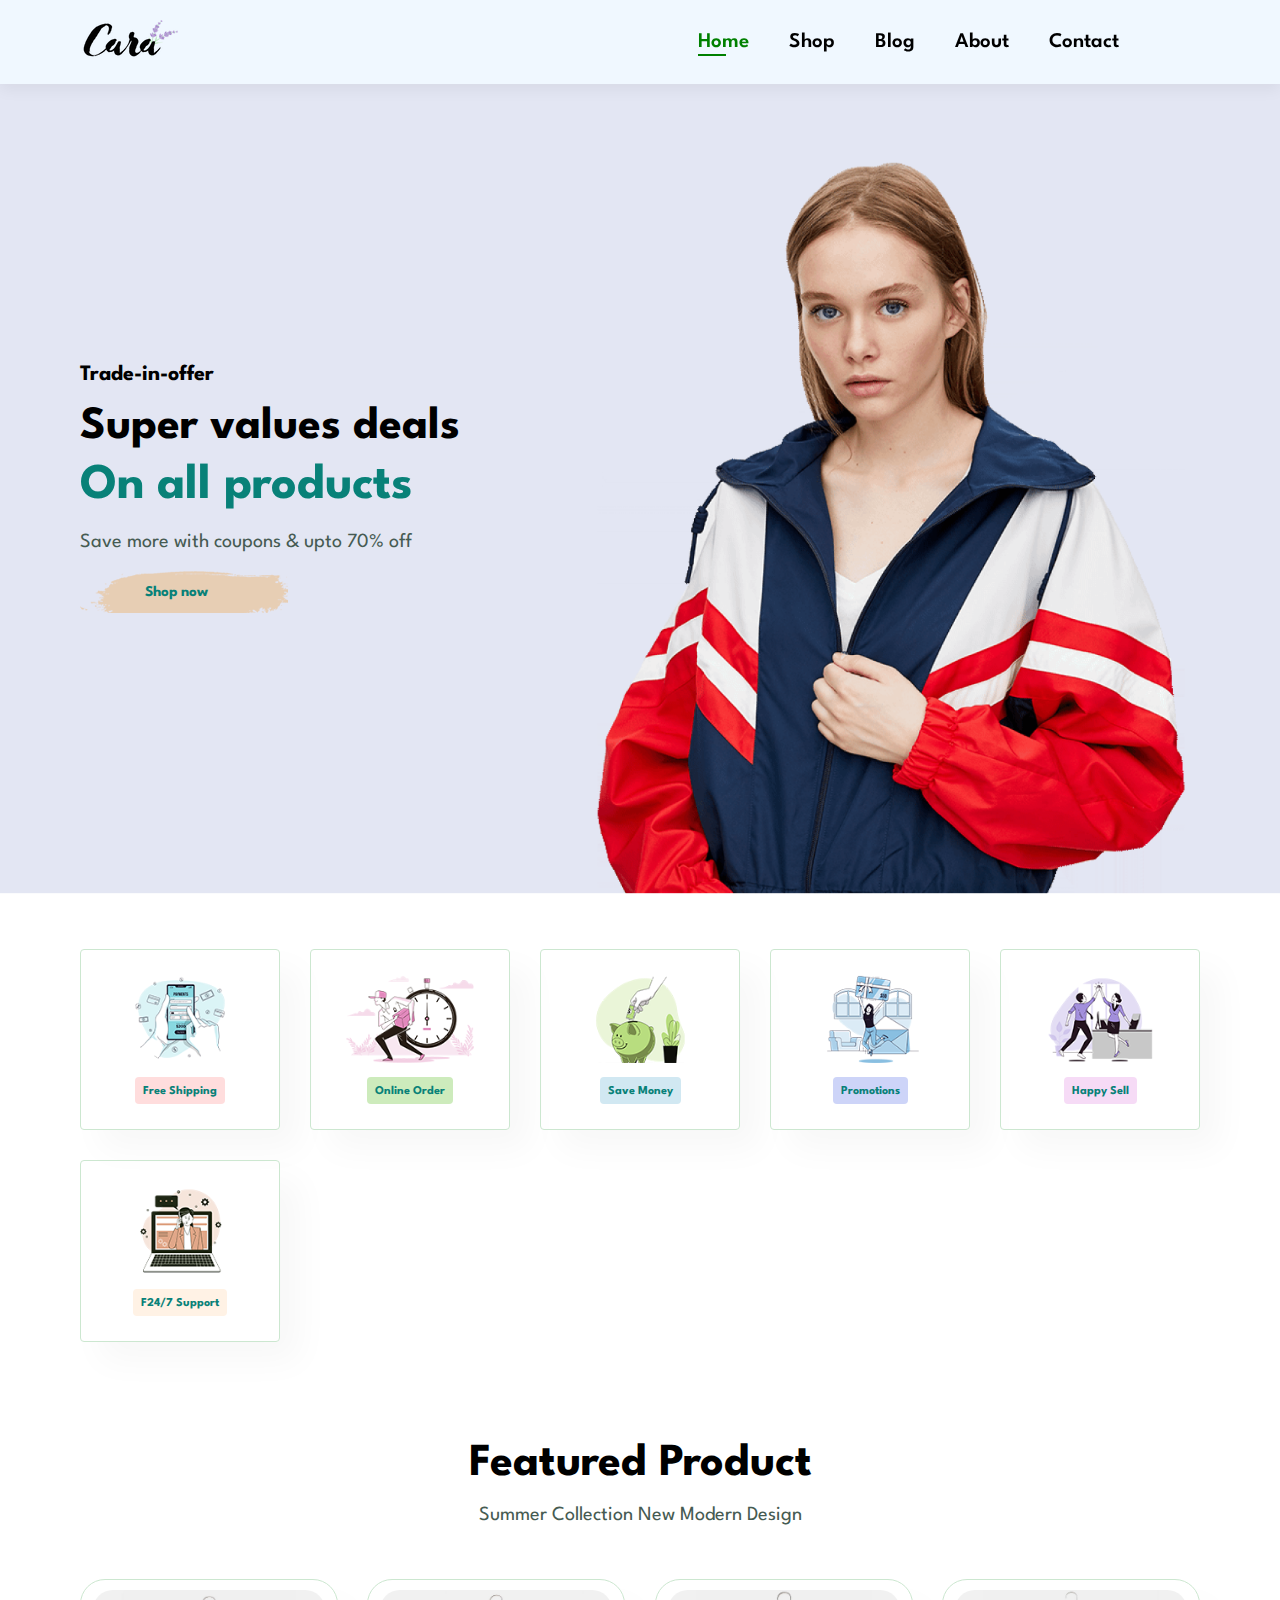
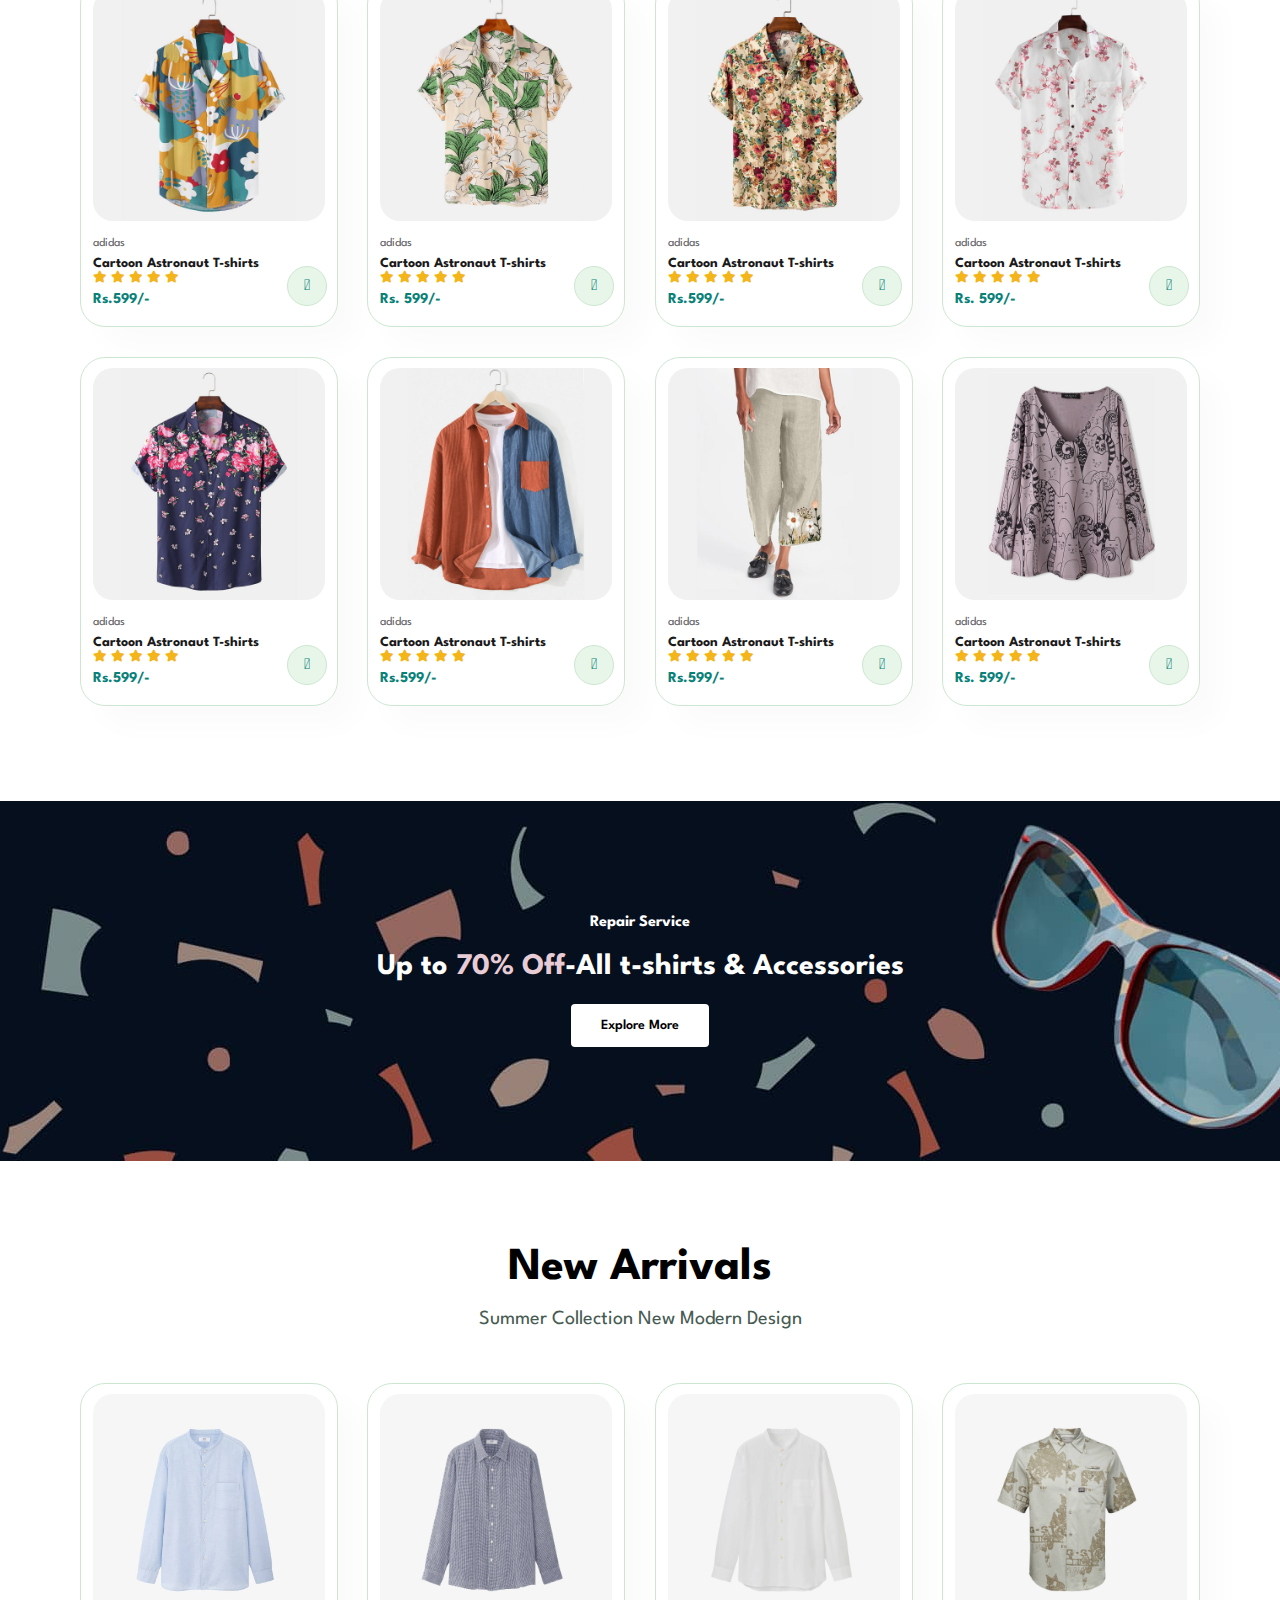
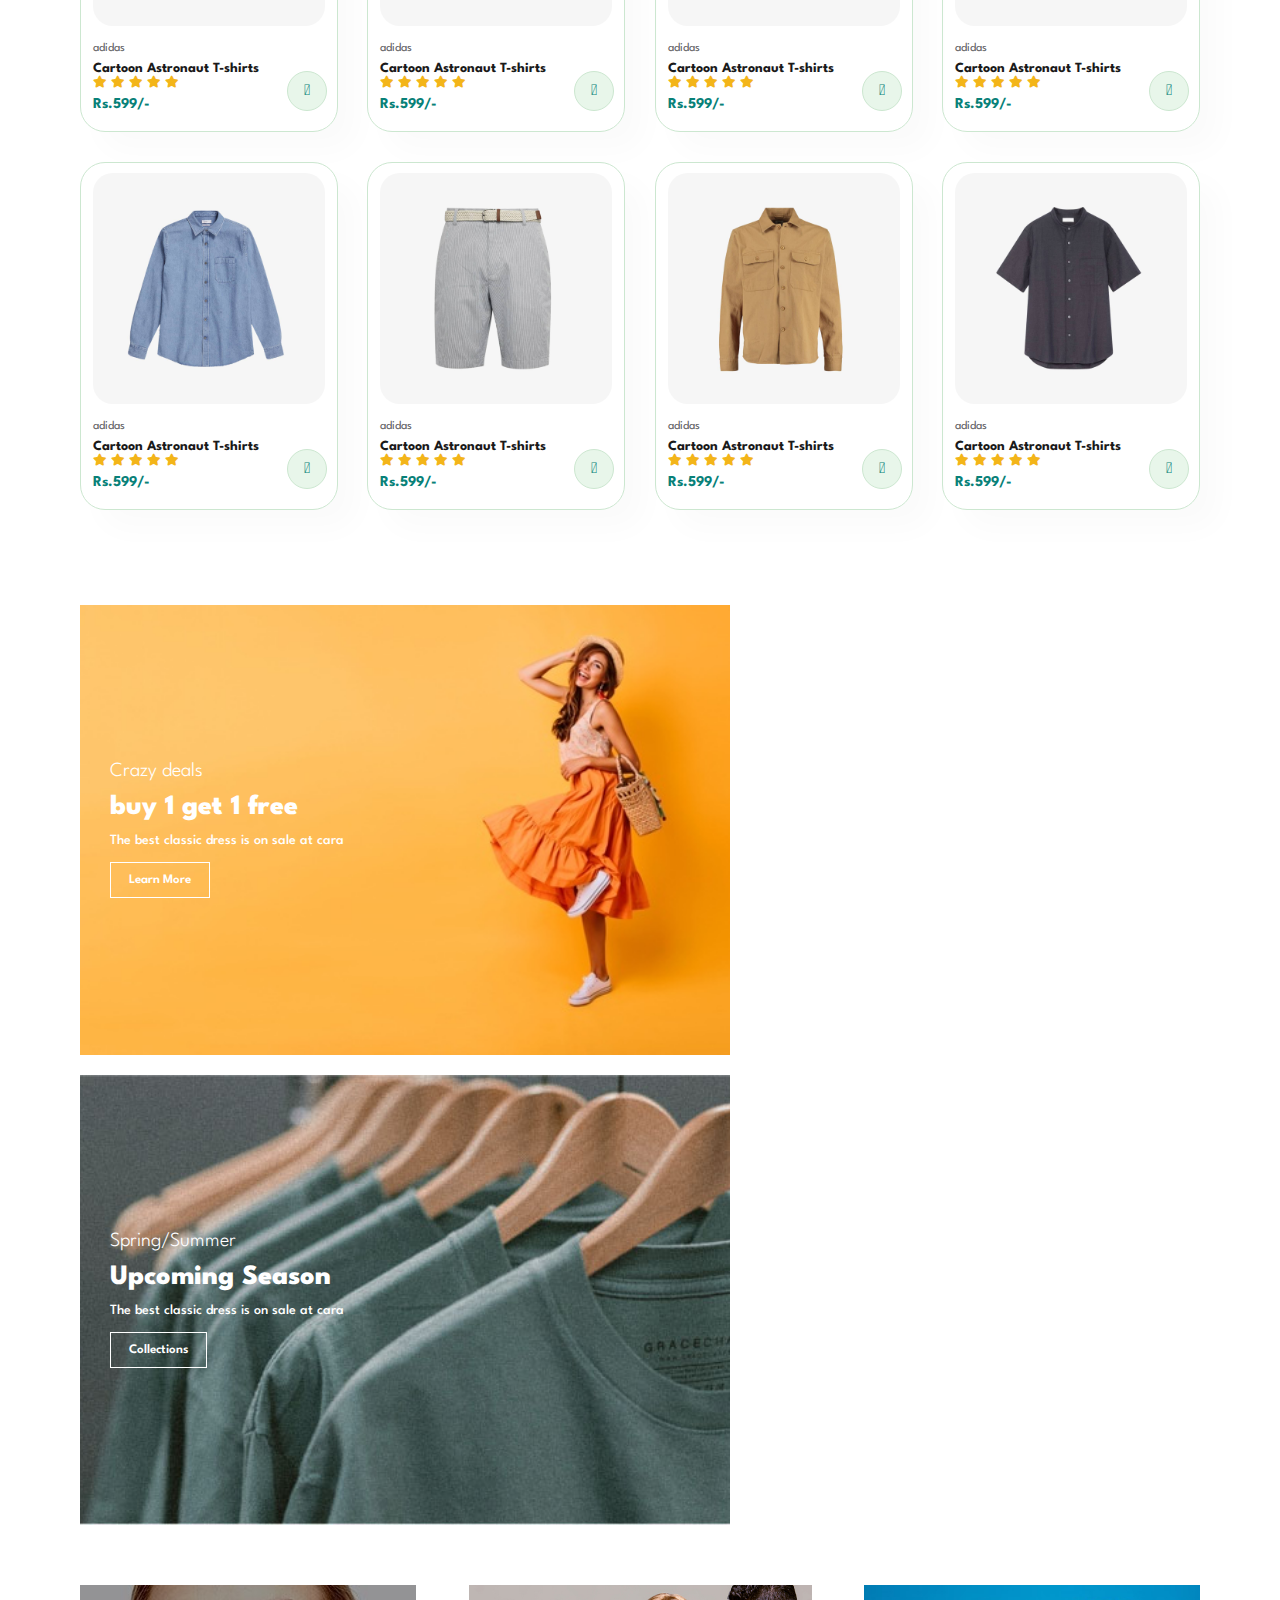
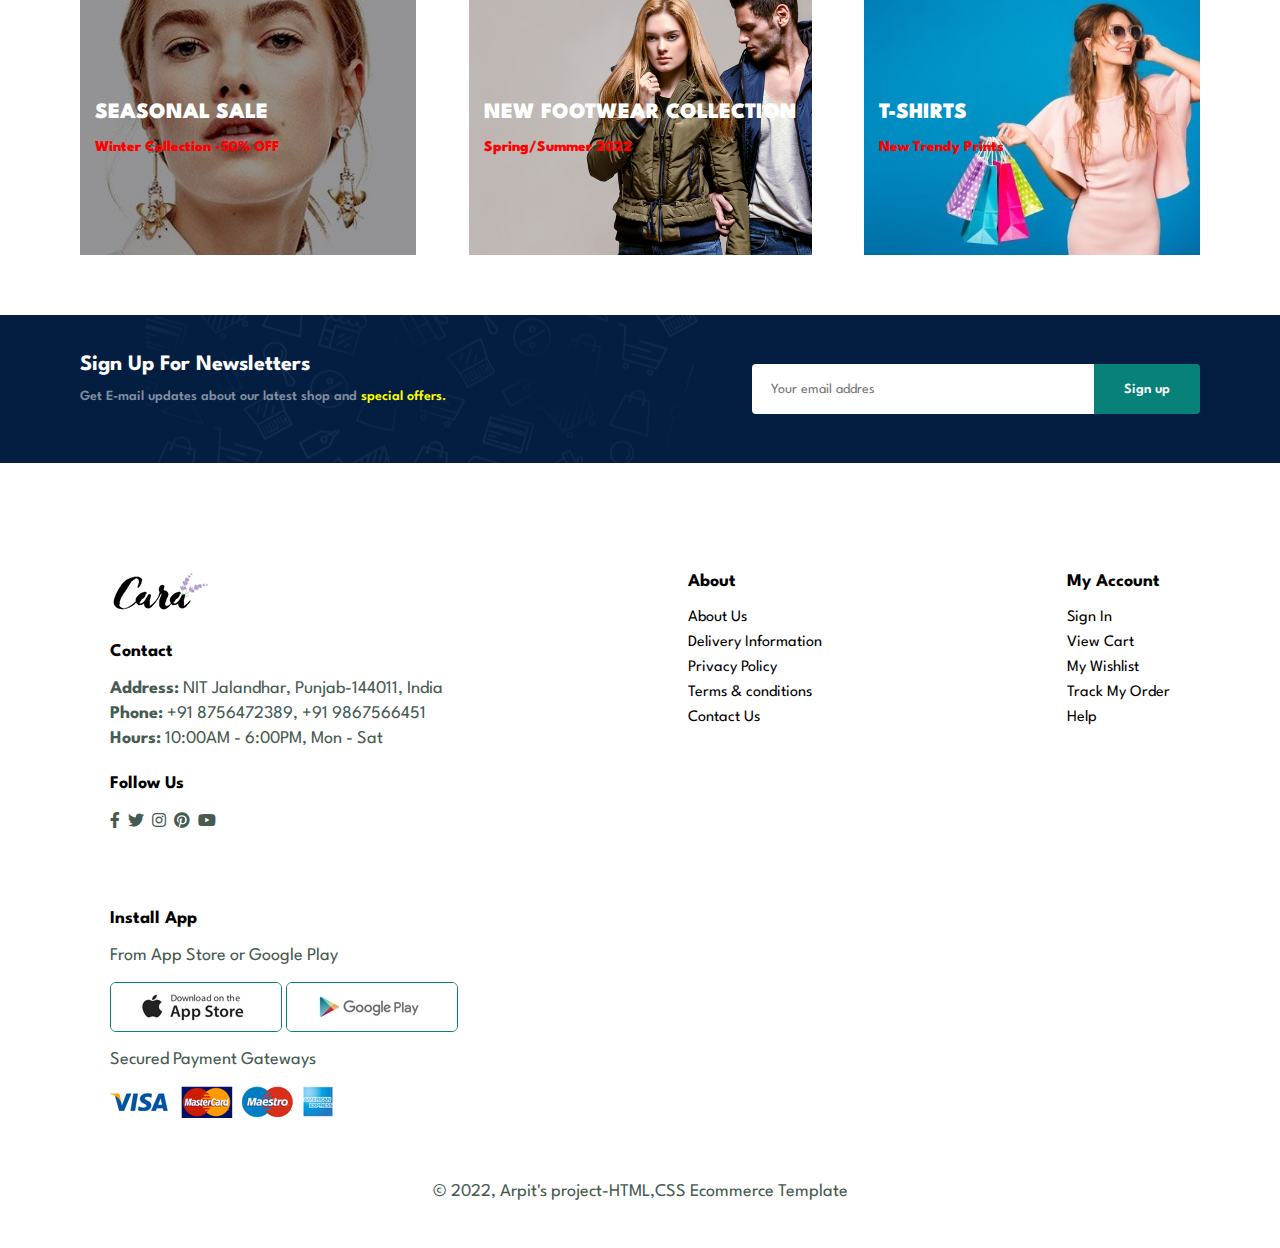
<file: index.html>
<!DOCTYPE html>
<html lang="en">
<head>
    <meta charset="UTF-8">
    <meta http-equiv="X-UA-Compatible" content="IE=edge">
    <meta name="viewport" content="width=device-width, initial-scale=1.0">
    <title>Ecommerce Website</title>
    <link rel="icon" href="./image/Favicon.jfif" type="imaga/icon">
    <link rel="stylesheet" href="https://pro.fontawesome.com/releases/v5.10.0/css/all.css" /> 
    <link rel="stylesheet" href="style.css"> 
</head>

<body>
    <section id="header">
          <a href="#"><img src="image/logo.png" class="logo"></a> 
     <div>
        <ul id="navbar">
            <li><a class="active" href="index.html">Home</a></li>
            <li><a href="shop.html">Shop</a></li>
            <li><a href="blog.html">Blog</a></li>
            <li><a href="about.html">About</a></li>
            <li><a href="contact.html">Contact</a></li>
            <li><a href="cart.html" id="lg-bag"><i class="far fa-shopping-bag"></i></a></li>
            <a href="#" id="close"><i class="far fa-times"></i></a>
        </ul>
       </div>
       <div id="mobile">
        <a href="cart.html"><i class="far fa-shopping-bag"></i></a>
        <i id="bar" class="fa fa-bars"></i>
       </div>
    </section>

    <section id="hero">
        <h4>Trade-in-offer</h4>
        <h2>Super values deals</h2>
        <h1>On all products</h1>
        <p>Save more with coupons & upto 70% off</p>
        <button>Shop now</button>
    </section>

    <section id="features" class="section-p1">
        <div class="fe-box">
            <img src="image/features/f1.png">
            <h6>Free Shipping</h6>
        </div>
        <div class="fe-box">
            <img src="image/features/f2.png">
            <h6>Online Order</h6>
        </div>
        <div class="fe-box">
            <img src="image/features/f3.png">
            <h6>Save Money</h6>
        </div>
        <div class="fe-box">
            <img src="image/features/f4.png">
            <h6>Promotions</h6>
        </div>
        <div class="fe-box">
            <img src="image/features/f5.png">
            <h6>Happy Sell</h6>
        </div>
        <div class="fe-box">
            <img src="image/features/f6.png">
            <h6>F24/7 Support</h6>
        </div>
    </section>

    <section id="product1" class="section-p1">
        <h2>Featured Product</h2>
        <p>Summer Collection New Modern Design</p>
        <div class="pro-container">
            <div class="pro" onclick="window.location.href='sproduct.html';">
                <img src="image/products/f1.jpg" alt="">
                <div class="des">
                    <span>adidas</span>
                    <h5>Cartoon Astronaut T-shirts</h5>
                    <div class="star">
                        <i class="fas fa-star"></i>
                        <i class="fas fa-star"></i>
                        <i class="fas fa-star"></i>
                        <i class="fas fa-star"></i>
                        <i class="fas fa-star"></i>
                    </div>
                    <h4>Rs.599/-</h4>
                </div>
                <a href="#"><i class="fal fa-shopping-cart cart"></i></a>
            </div>
            <div class="pro">
                <img src="image/products/f2.jpg" alt="">
                <div class="des">
                    <span>adidas</span>
                    <h5>Cartoon Astronaut T-shirts</h5>
                    <div class="star">
                        <i class="fas fa-star"></i>
                        <i class="fas fa-star"></i>
                        <i class="fas fa-star"></i>
                        <i class="fas fa-star"></i>
                        <i class="fas fa-star"></i>
                    </div>
                    <h4>Rs. 599/-</h4>
                </div>
                <a href="#"><i class="fal fa-shopping-cart cart"></i></a>
            </div>
            <div class="pro">
                <img src="image/products/f3.jpg" alt="">
                <div class="des">
                    <span>adidas</span>
                    <h5>Cartoon Astronaut T-shirts</h5>
                    <div class="star">
                        <i class="fas fa-star"></i>
                        <i class="fas fa-star"></i>
                        <i class="fas fa-star"></i>
                        <i class="fas fa-star"></i>
                        <i class="fas fa-star"></i>
                    </div>
                    <h4>Rs.599/-</h4>
                </div>
                <a href="#"><i class="fal fa-shopping-cart cart"></i></a>
            </div>
            <div class="pro">
                <img src="image/products/f4.jpg" alt="">
                <div class="des">
                    <span>adidas</span>
                    <h5>Cartoon Astronaut T-shirts</h5>
                    <div class="star">
                        <i class="fas fa-star"></i>
                        <i class="fas fa-star"></i>
                        <i class="fas fa-star"></i>
                        <i class="fas fa-star"></i>
                        <i class="fas fa-star"></i>
                    </div>
                    <h4>Rs. 599/-</h4>
                </div>
                <a href="#"><i class="fal fa-shopping-cart cart"></i></a>
            </div>
            <div class="pro">
                <img src="image/products/f5.jpg" alt="">
                <div class="des">
                    <span>adidas</span>
                    <h5>Cartoon Astronaut T-shirts</h5>
                    <div class="star">
                        <i class="fas fa-star"></i>
                        <i class="fas fa-star"></i>
                        <i class="fas fa-star"></i>
                        <i class="fas fa-star"></i>
                        <i class="fas fa-star"></i>
                    </div>
                    <h4>Rs.599/-</h4>
                </div>
                <a href="#"><i class="fal fa-shopping-cart cart"></i></a>
            </div>
            <div class="pro">
                <img src="image/products/f6.jpg" alt="">
                <div class="des">
                    <span>adidas</span>
                    <h5>Cartoon Astronaut T-shirts</h5>
                    <div class="star">
                        <i class="fas fa-star"></i>
                        <i class="fas fa-star"></i>
                        <i class="fas fa-star"></i>
                        <i class="fas fa-star"></i>
                        <i class="fas fa-star"></i>
                    </div>
                    <h4>Rs.599/-</h4>
                </div>
                <a href="#"><i class="fal fa-shopping-cart cart"></i></a>
            </div>
            <div class="pro">
                <img src="image/products/f7.jpg" alt="">
                <div class="des">
                    <span>adidas</span>
                    <h5>Cartoon Astronaut T-shirts</h5>
                    <div class="star">
                        <i class="fas fa-star"></i>
                        <i class="fas fa-star"></i>
                        <i class="fas fa-star"></i>
                        <i class="fas fa-star"></i>
                        <i class="fas fa-star"></i>
                    </div>
                    <h4>Rs.599/-</h4>
                </div>
                <a href="#"><i class="fal fa-shopping-cart cart"></i></a>
            </div>
            <div class="pro">
                <img src="image/products/f8.jpg" alt="">
                <div class="des">
                    <span>adidas</span>
                    <h5>Cartoon Astronaut T-shirts</h5>
                    <div class="star">
                        <i class="fas fa-star"></i>
                        <i class="fas fa-star"></i>
                        <i class="fas fa-star"></i>
                        <i class="fas fa-star"></i>
                        <i class="fas fa-star"></i>
                    </div>
                    <h4>Rs. 599/-</h4>
                </div>
                <a href="#"><i class="fal fa-shopping-cart cart"></i></a>
            </div>
        </div>
    </section>

    <section id="banner" class="section-m1">
        <h4>Repair Service</h4>
        <h2>Up to <span>70% Off</span>-All t-shirts & Accessories</h2>
        <button class="normal">Explore More</button>
    </section>
    
    <section id="product1" class="section-p1">
        <h2>New Arrivals</h2>
        <p>Summer Collection New Modern Design</p>
        <div class="pro-container">
            <div class="pro">
                <img src="image/products/n1.jpg" alt="">
                <div class="des">
                    <span>adidas</span>
                    <h5>Cartoon Astronaut T-shirts</h5>
                    <div class="star">
                        <i class="fas fa-star"></i>
                        <i class="fas fa-star"></i>
                        <i class="fas fa-star"></i>
                        <i class="fas fa-star"></i>
                        <i class="fas fa-star"></i>
                    </div>
                    <h4>Rs.599/-</h4>
                </div>
                <a href="#"><i class="fal fa-shopping-cart cart"></i></a>
            </div>
            <div class="pro">
                <img src="image/products/n2.jpg" alt="">
                <div class="des">
                    <span>adidas</span>
                    <h5>Cartoon Astronaut T-shirts</h5>
                    <div class="star">
                        <i class="fas fa-star"></i>
                        <i class="fas fa-star"></i>
                        <i class="fas fa-star"></i>
                        <i class="fas fa-star"></i>
                        <i class="fas fa-star"></i>
                    </div>
                    <h4>Rs.599/-</h4>
                </div>
                <a href="#"><i class="fal fa-shopping-cart cart"></i></a>
            </div>
            <div class="pro">
                <img src="image/products/n3.jpg" alt="">
                <div class="des">
                    <span>adidas</span>
                    <h5>Cartoon Astronaut T-shirts</h5>
                    <div class="star">
                        <i class="fas fa-star"></i>
                        <i class="fas fa-star"></i>
                        <i class="fas fa-star"></i>
                        <i class="fas fa-star"></i>
                        <i class="fas fa-star"></i>
                    </div>
                    <h4>Rs.599/-</h4>
                </div>
                <a href="#"><i class="fal fa-shopping-cart cart"></i></a>
            </div>
            <div class="pro">
                <img src="image/products/n4.jpg" alt="">
                <div class="des">
                    <span>adidas</span>
                    <h5>Cartoon Astronaut T-shirts</h5>
                    <div class="star">
                        <i class="fas fa-star"></i>
                        <i class="fas fa-star"></i>
                        <i class="fas fa-star"></i>
                        <i class="fas fa-star"></i>
                        <i class="fas fa-star"></i>
                    </div>
                    <h4>Rs.599/-</h4>
                </div>
                <a href="#"><i class="fal fa-shopping-cart cart"></i></a>
            </div>
            <div class="pro">
                <img src="image/products/n5.jpg" alt="">
                <div class="des">
                    <span>adidas</span>
                    <h5>Cartoon Astronaut T-shirts</h5>
                    <div class="star">
                        <i class="fas fa-star"></i>
                        <i class="fas fa-star"></i>
                        <i class="fas fa-star"></i>
                        <i class="fas fa-star"></i>
                        <i class="fas fa-star"></i>
                    </div>
                    <h4>Rs.599/-</h4>
                </div>
                <a href="#"><i class="fal fa-shopping-cart cart"></i></a>
            </div>
            <div class="pro">
                <img src="image/products/n6.jpg" alt="">
                <div class="des">
                    <span>adidas</span>
                    <h5>Cartoon Astronaut T-shirts</h5>
                    <div class="star">
                        <i class="fas fa-star"></i>
                        <i class="fas fa-star"></i>
                        <i class="fas fa-star"></i>
                        <i class="fas fa-star"></i>
                        <i class="fas fa-star"></i>
                    </div>
                    <h4>Rs.599/-</h4>
                </div>
                <a href="#"><i class="fal fa-shopping-cart cart"></i></a>
            </div>
            <div class="pro">
                <img src="image/products/n7.jpg" alt="">
                <div class="des">
                    <span>adidas</span>
                    <h5>Cartoon Astronaut T-shirts</h5>
                    <div class="star">
                        <i class="fas fa-star"></i>
                        <i class="fas fa-star"></i>
                        <i class="fas fa-star"></i>
                        <i class="fas fa-star"></i>
                        <i class="fas fa-star"></i>
                    </div>
                    <h4>Rs.599/-</h4>
                </div>
                <a href="#"><i class="fal fa-shopping-cart cart"></i></a>
            </div>
            <div class="pro">
                <img src="image/products/n8.jpg" alt="">
                <div class="des">
                    <span>adidas</span>
                    <h5>Cartoon Astronaut T-shirts</h5>
                    <div class="star">
                        <i class="fas fa-star"></i>
                        <i class="fas fa-star"></i>
                        <i class="fas fa-star"></i>
                        <i class="fas fa-star"></i>
                        <i class="fas fa-star"></i>
                    </div>
                    <h4>Rs.599/-</h4>
                </div>
                <a href="#"><i class="fal fa-shopping-cart cart"></i></a>
            </div>
        </div>
    </section>
    
    <section id="sm-banner" class="section-p1">
        <div class="banner-box">
            <h4>Crazy deals</h4>
            <h2>buy 1 get 1 free</h2>
            <span>The best classic dress is on sale at cara</span>
            <button class="white">Learn More</button>
        </div>
        <div class="banner-box banner-box2">
            <h4>Spring/Summer</h4>
            <h2>Upcoming Season</h2>
            <span>The best classic dress is on sale at cara</span>
            <button class="white">Collections</button>
        </div>
    </section>
    
    <section id="banner3">
        <div class="banner-box">
            <h2>SEASONAL SALE</h2>
            <h3>Winter Collection -50% OFF</h3>
        </div>
        <div class="banner-box banner-box2">
            <h2>NEW FOOTWEAR COLLECTION</h2>
            <h3>Spring/Summer 2022</h3>
        </div>
        <div class="banner-box banner-box3">
            <h2>T-SHIRTS</h2>
            <h3>New Trendy Prints</h3>
        </div>
    </section>

    <section id="newsletter" class="section-p1 section-m1">
       <div class="newstext">
        <h4>Sign Up For Newsletters</h4>
        <p>Get E-mail updates about our latest shop and <span>special offers.</span></p>
       </div>
       <div class="form">
             <input type="text" placeholder="Your email addres">
             <button class="normal">Sign up</button>
       </div>
    </section>

    <footer class="section-p1">
        <div class="col">
            <img class="logo" src="image/logo.png" alt="">
            <h4>Contact</h4>
            <p><strong>Address:</strong> NIT Jalandhar, Punjab-144011, India</p>
            <p><strong>Phone:</strong> +91 8756472389, +91 9867566451</p>
            <p><strong>Hours:</strong> 10:00AM - 6:00PM, Mon - Sat</p>
            <div class="follow">
                  <h4>Follow Us</h4>
                  <div class="icon">
                    <i class="fab fa-facebook-f"></i>
                    <i class="fab fa-twitter"></i>
                    <i class="fab fa-instagram"></i>
                    <i class="fab fa-pinterest"></i>
                    <i class="fab fa-youtube"></i>
                  </div>
            </div>
        </div>
        <div class="col">
            <h4>About</h4>
            <a href="#">About Us</a>
            <a href="#">Delivery Information</a>
            <a href="#">Privacy Policy</a>
            <a href="#">Terms & conditions</a>
            <a href="">Contact Us</a>
        </div>

        <div class="col">
            <h4>My Account</h4>
            <a href="#">Sign In</a>
            <a href="#">View Cart</a>
            <a href="#">My Wishlist</a>
            <a href="#">Track My Order</a>
            <a href="">Help</a>
        </div>

        <div class="col install">
           <h4>Install App</h4>
           <p>From App Store or Google Play</p>
           <div class="row">
               <img src="image/pay/app.jpg" alt="">
               <img src="image/pay/play.jpg" alt="">
        </div>
        <p>Secured Payment Gateways</p>
        <img src="image/pay/pay.png" alt="">
        </div>

        <div class="copyright">
            <p>© 2022, Arpit's project-HTML,CSS Ecommerce Template</p>
        </div>
    </footer>
    <script src="script.js"></script>
</body>
</html>
</file>
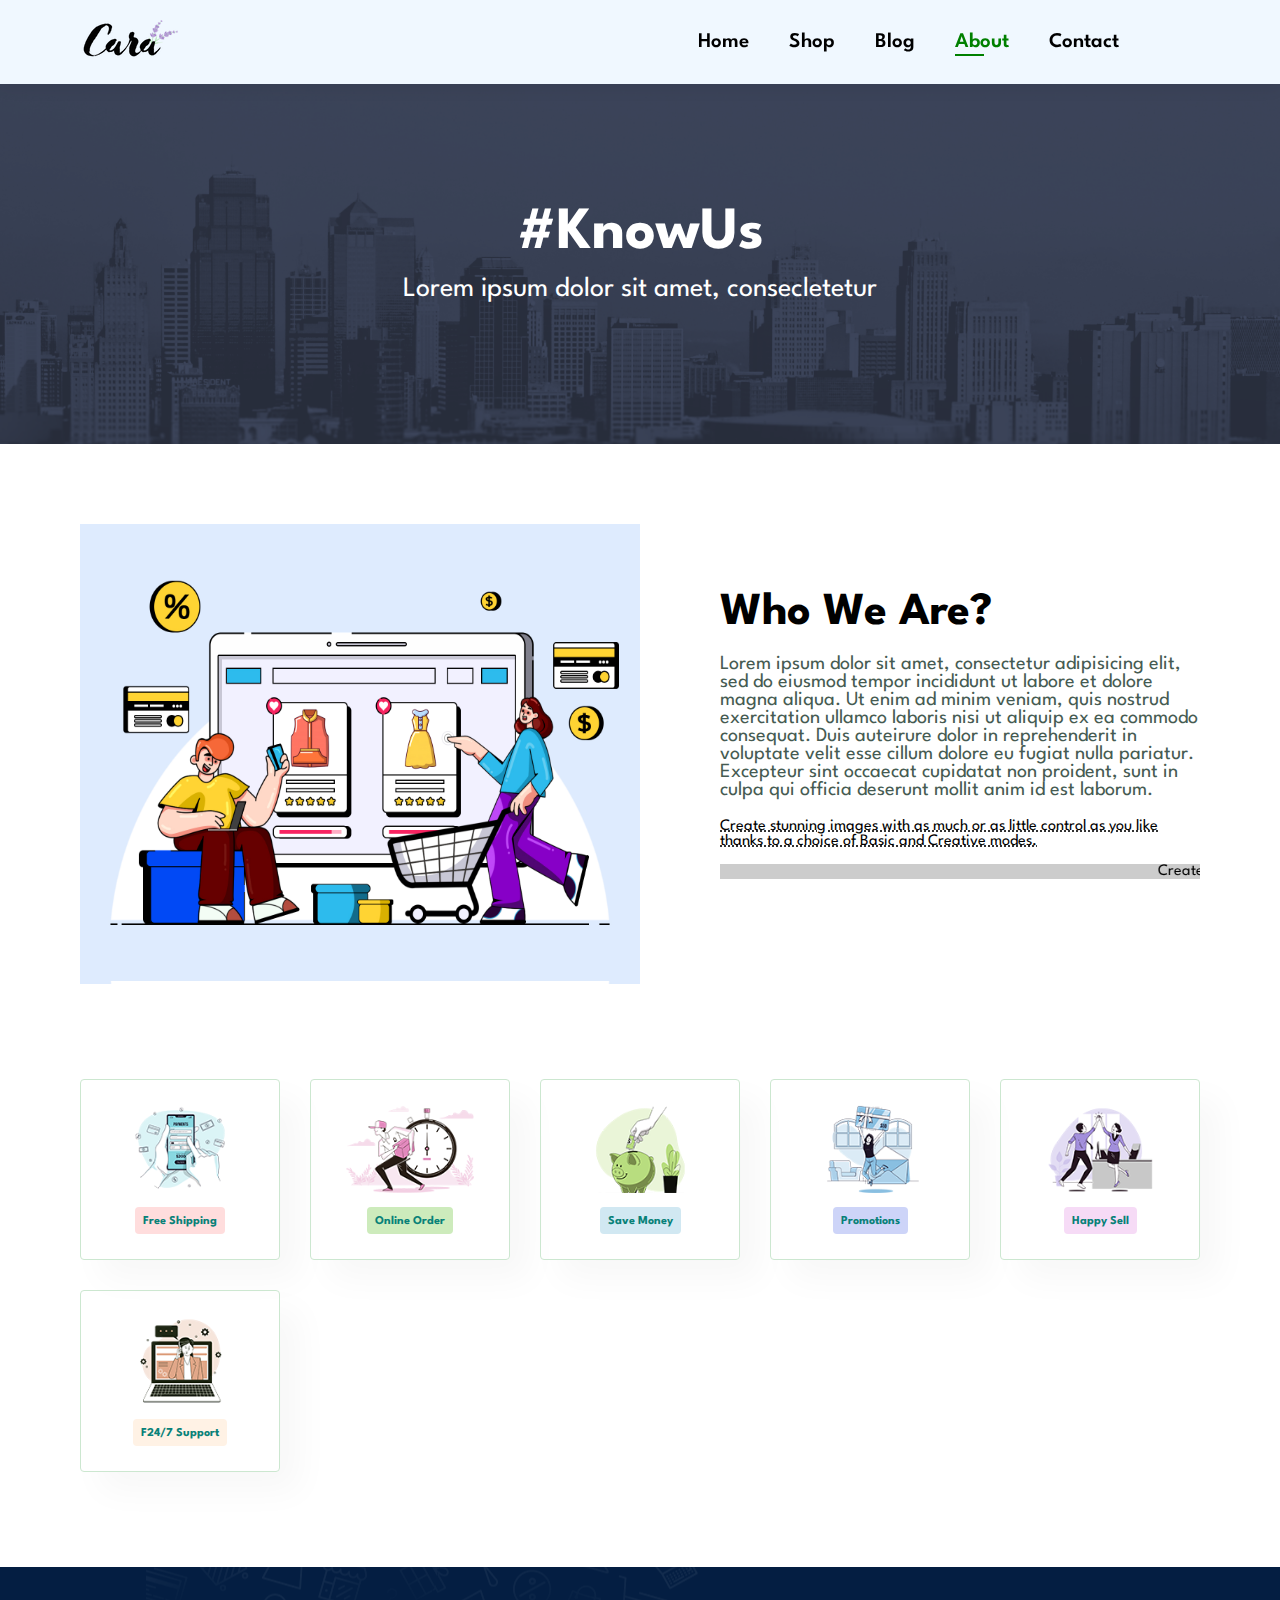
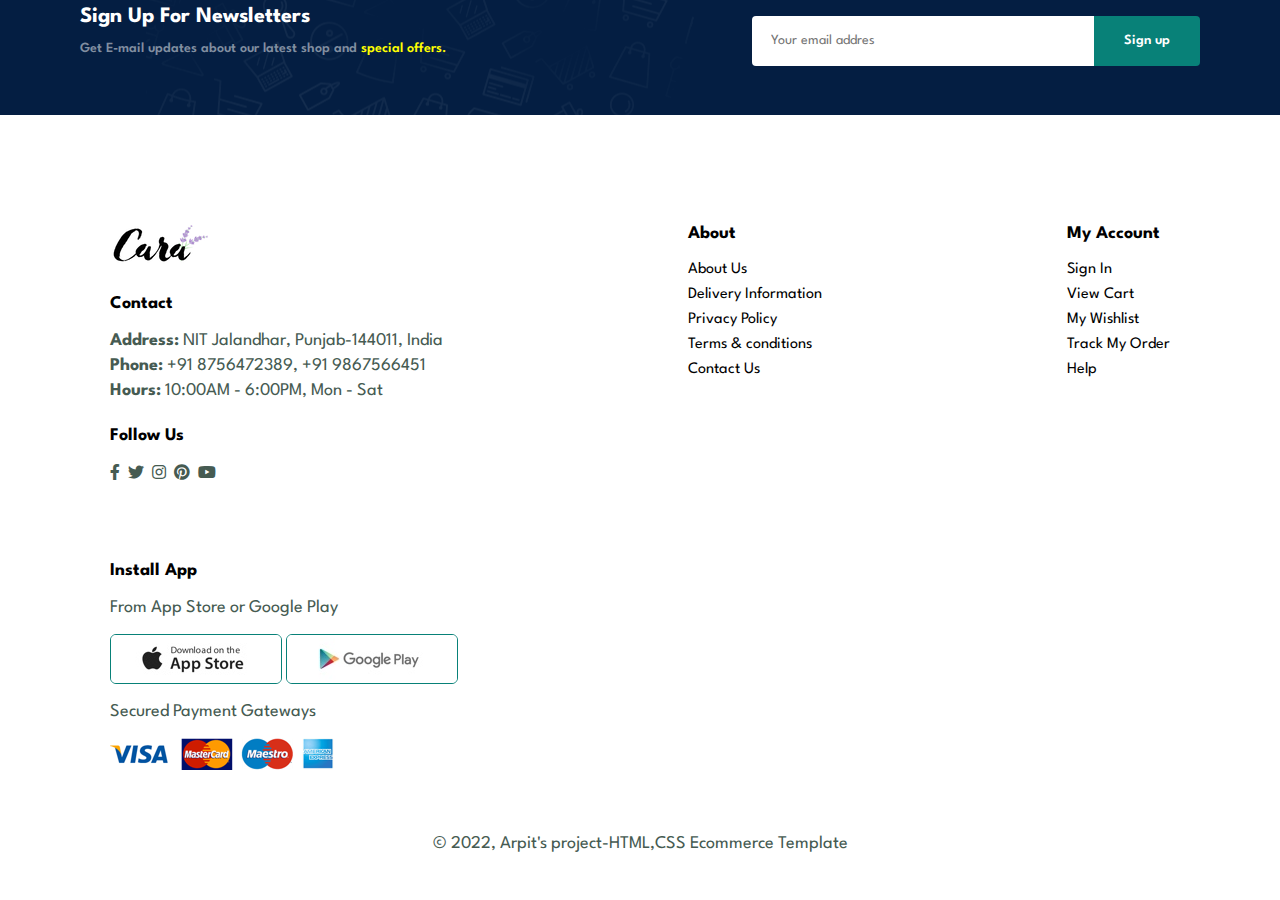
<file: about.html>
<!DOCTYPE html>
<html lang="en">
<head>
    <meta charset="UTF-8">
    <meta http-equiv="X-UA-Compatible" content="IE=edge">
    <meta name="viewport" content="width=device-width, initial-scale=1.0">
    <title>Ecommerce Website</title>
    
    <link rel="stylesheet" href="https://pro.fontawesome.com/releases/v5.10.0/css/all.css" /> 
    <link rel="stylesheet" href="style.css"> 
</head>
<body>
    <section id="header">
          <a href="#"><img src="image/logo.png" class="logo"></a> 
     <div>
        <ul id="navbar">
            <li><a href="index.html">Home</a></li>
            <li><a href="shop.html">Shop</a></li>
            <li><a href="blog.html">Blog</a></li>
            <li><a class="active" href="about.html">About</a></li>
            <li><a href="contact.html">Contact</a></li>
            <li><a href="cart.html" id="lg-bag"><i class="far fa-shopping-bag"></i></a></li>
            <a href="#" id="close"><i class="far fa-times"></i></a>
        </ul>
       </div>
       <div id="mobile">
        <a href="cart.html"><i class="far fa-shopping-bag"></i></a>
        <i id="bar" class="fa fa-bars"></i>
       </div>
    </section>

    <section id="page-header" class="about-header">        
        <h2>#KnowUs</h2>
        <p>Lorem ipsum dolor sit amet, consecletetur</p>
    </section>

    <section id="about-head" class="section-p1">
        <img src="image/about/a6.jpg" alt="">
        <div>
            <h2>Who We Are?</h2>
            <p>Lorem ipsum dolor sit amet, consectetur adipisicing elit, sed do eiusmod
             tempor incididunt ut labore et dolore magna aliqua. Ut enim ad minim veniam,
             quis nostrud exercitation ullamco laboris nisi ut aliquip ex ea commodo consequat.
             Duis auteirure dolor in reprehenderit in voluptate velit esse cillum dolore eu fugiat
             nulla pariatur. Excepteur sint occaecat cupidatat non proident, sunt in culpa qui 
             officia deserunt mollit anim id est laborum.</p>

            <abbr title="">Create stunning images with as much or as little control as you
                 like thanks to a choice of Basic and Creative modes.</abbr>
            <br><br>

            <marquee bgcolor="#ccc" loop="-1" scrollamount="5" width="100%">
                Create stunning image with as much or 
                as little control as you like thanks 
                to a choice of basic and creative modes.
            </marquee>
        </div>
    </section>

    <!-- <section id="about-app" class="section-p1">
        <h1>Download Our <a href="#">App</a></h1>
        <div class="video">
            <video autoplay muted loop src="image/about/1.mp4"></video>
        </div>
    </section> -->

    <section id="features" class="section-p1">
        <div class="fe-box">
            <img src="image/features/f1.png">
            <h6>Free Shipping</h6>
        </div>
        <div class="fe-box">
            <img src="image/features/f2.png">
            <h6>Online Order</h6>
        </div>
        <div class="fe-box">
            <img src="image/features/f3.png">
            <h6>Save Money</h6>
        </div>
        <div class="fe-box">
            <img src="image/features/f4.png">
            <h6>Promotions</h6>
        </div>
        <div class="fe-box">
            <img src="image/features/f5.png">
            <h6>Happy Sell</h6>
        </div>
        <div class="fe-box">
            <img src="image/features/f6.png">
            <h6>F24/7 Support</h6>
        </div>
    </section>

    <section id="newsletter" class="section-p1 section-m1">
        <div class="newstext">
         <h4>Sign Up For Newsletters</h4>
         <p>Get E-mail updates about our latest shop and <span>special offers.</span></p>
        </div>
        <div class="form">
              <input type="text" placeholder="Your email addres">
              <button class="normal">Sign up</button>
        </div>
     </section>

    <footer class="section-p1">
        <div class="col">
            <img class="logo" src="image/logo.png" alt="">
            <h4>Contact</h4>
            <p><strong>Address:</strong> NIT Jalandhar, Punjab-144011, India</p>
            <p><strong>Phone:</strong> +91 8756472389, +91 9867566451</p>
            <p><strong>Hours:</strong> 10:00AM - 6:00PM, Mon - Sat</p>
            <div class="follow">
                  <h4>Follow Us</h4>
                  <div class="icon">
                    <i class="fab fa-facebook-f"></i>
                    <i class="fab fa-twitter"></i>
                    <i class="fab fa-instagram"></i>
                    <i class="fab fa-pinterest"></i>
                    <i class="fab fa-youtube"></i>
                  </div>
            </div>
        </div>
        <div class="col">
            <h4>About</h4>
            <a href="#">About Us</a>
            <a href="#">Delivery Information</a>
            <a href="#">Privacy Policy</a>
            <a href="#">Terms & conditions</a>
            <a href="">Contact Us</a>
        </div>

        <div class="col">
            <h4>My Account</h4>
            <a href="#">Sign In</a>
            <a href="#">View Cart</a>
            <a href="#">My Wishlist</a>
            <a href="#">Track My Order</a>
            <a href="">Help</a>
        </div>

        <div class="col install">
           <h4>Install App</h4>
           <p>From App Store or Google Play</p>
           <div class="row">
               <img src="image/pay/app.jpg" alt="">
               <img src="image/pay/play.jpg" alt="">
        </div>
        <p>Secured Payment Gateways</p>
        <img src="image/pay/pay.png" alt="">
        </div>

        <div class="copyright">
            <p>© 2022, Arpit's project-HTML,CSS Ecommerce Template</p>
        </div>
    </footer>

    <script src="script.js"></script>
</body>
</html>
</file>
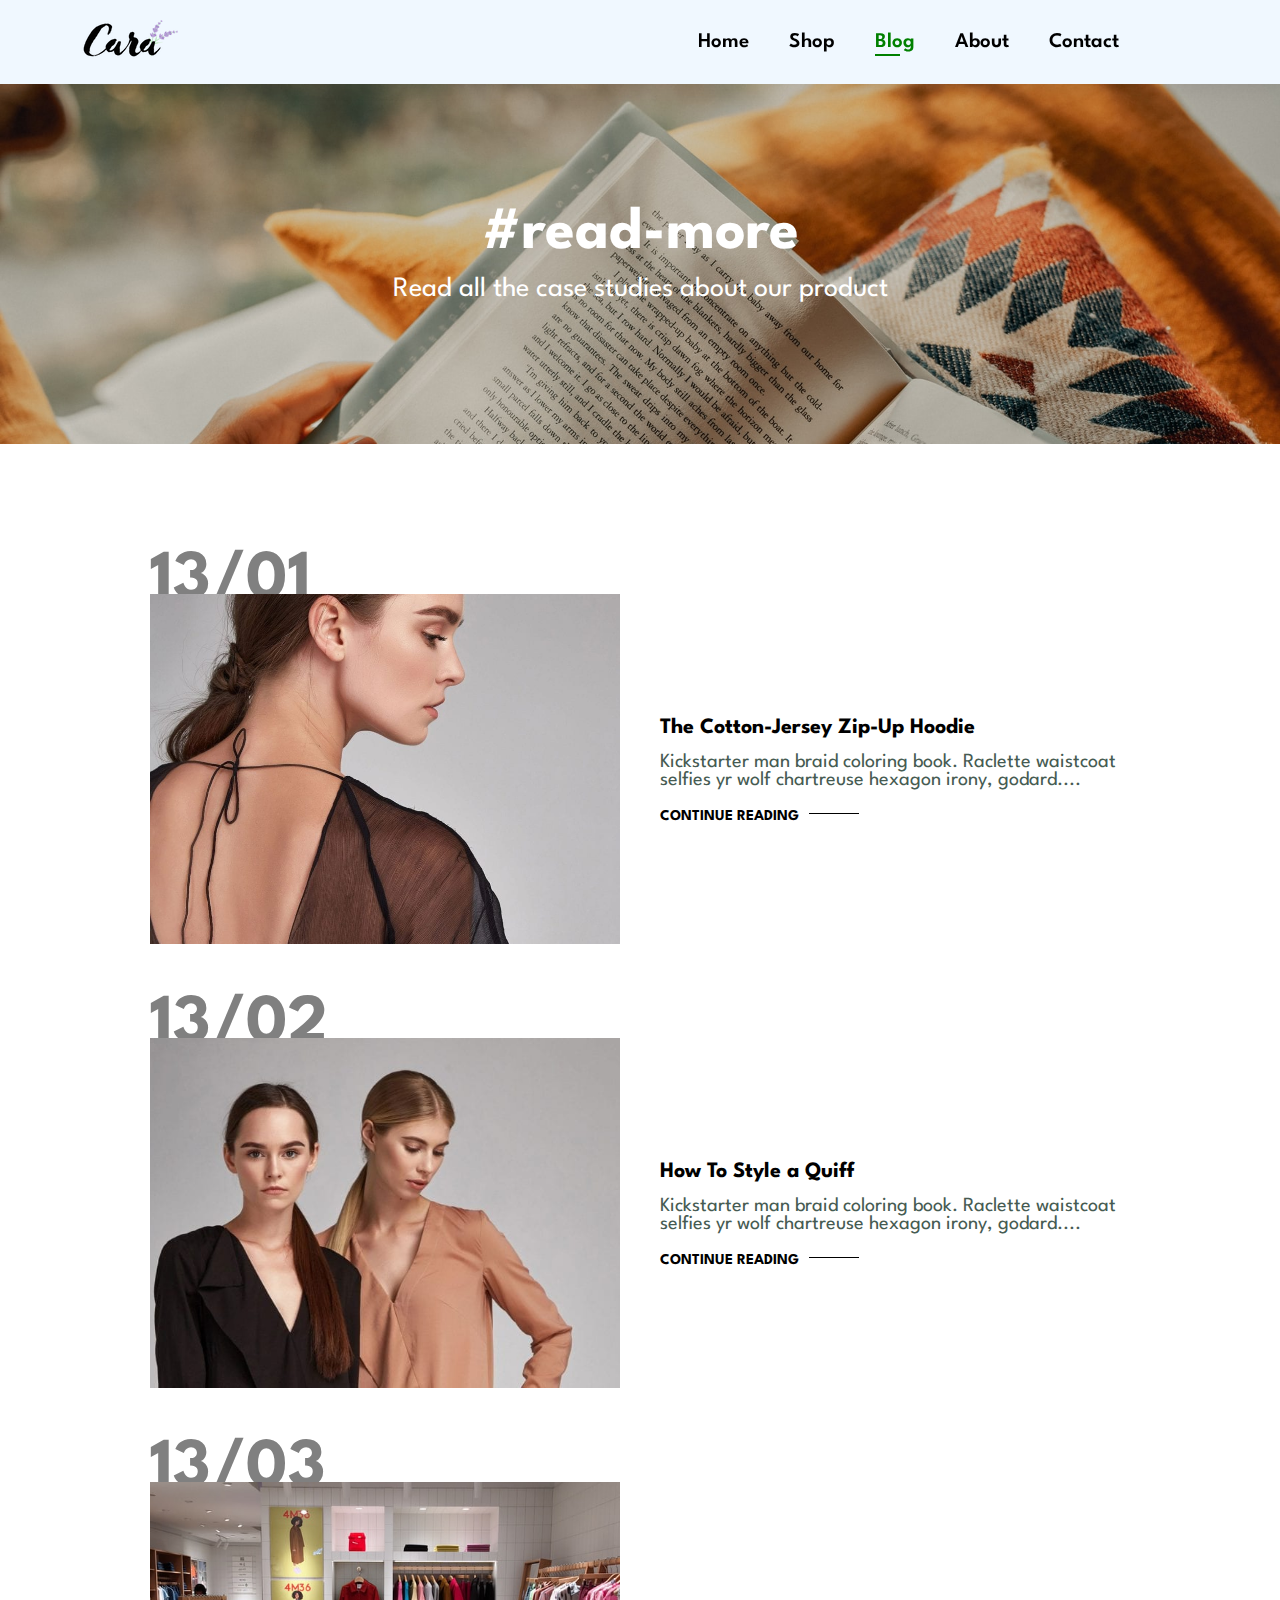
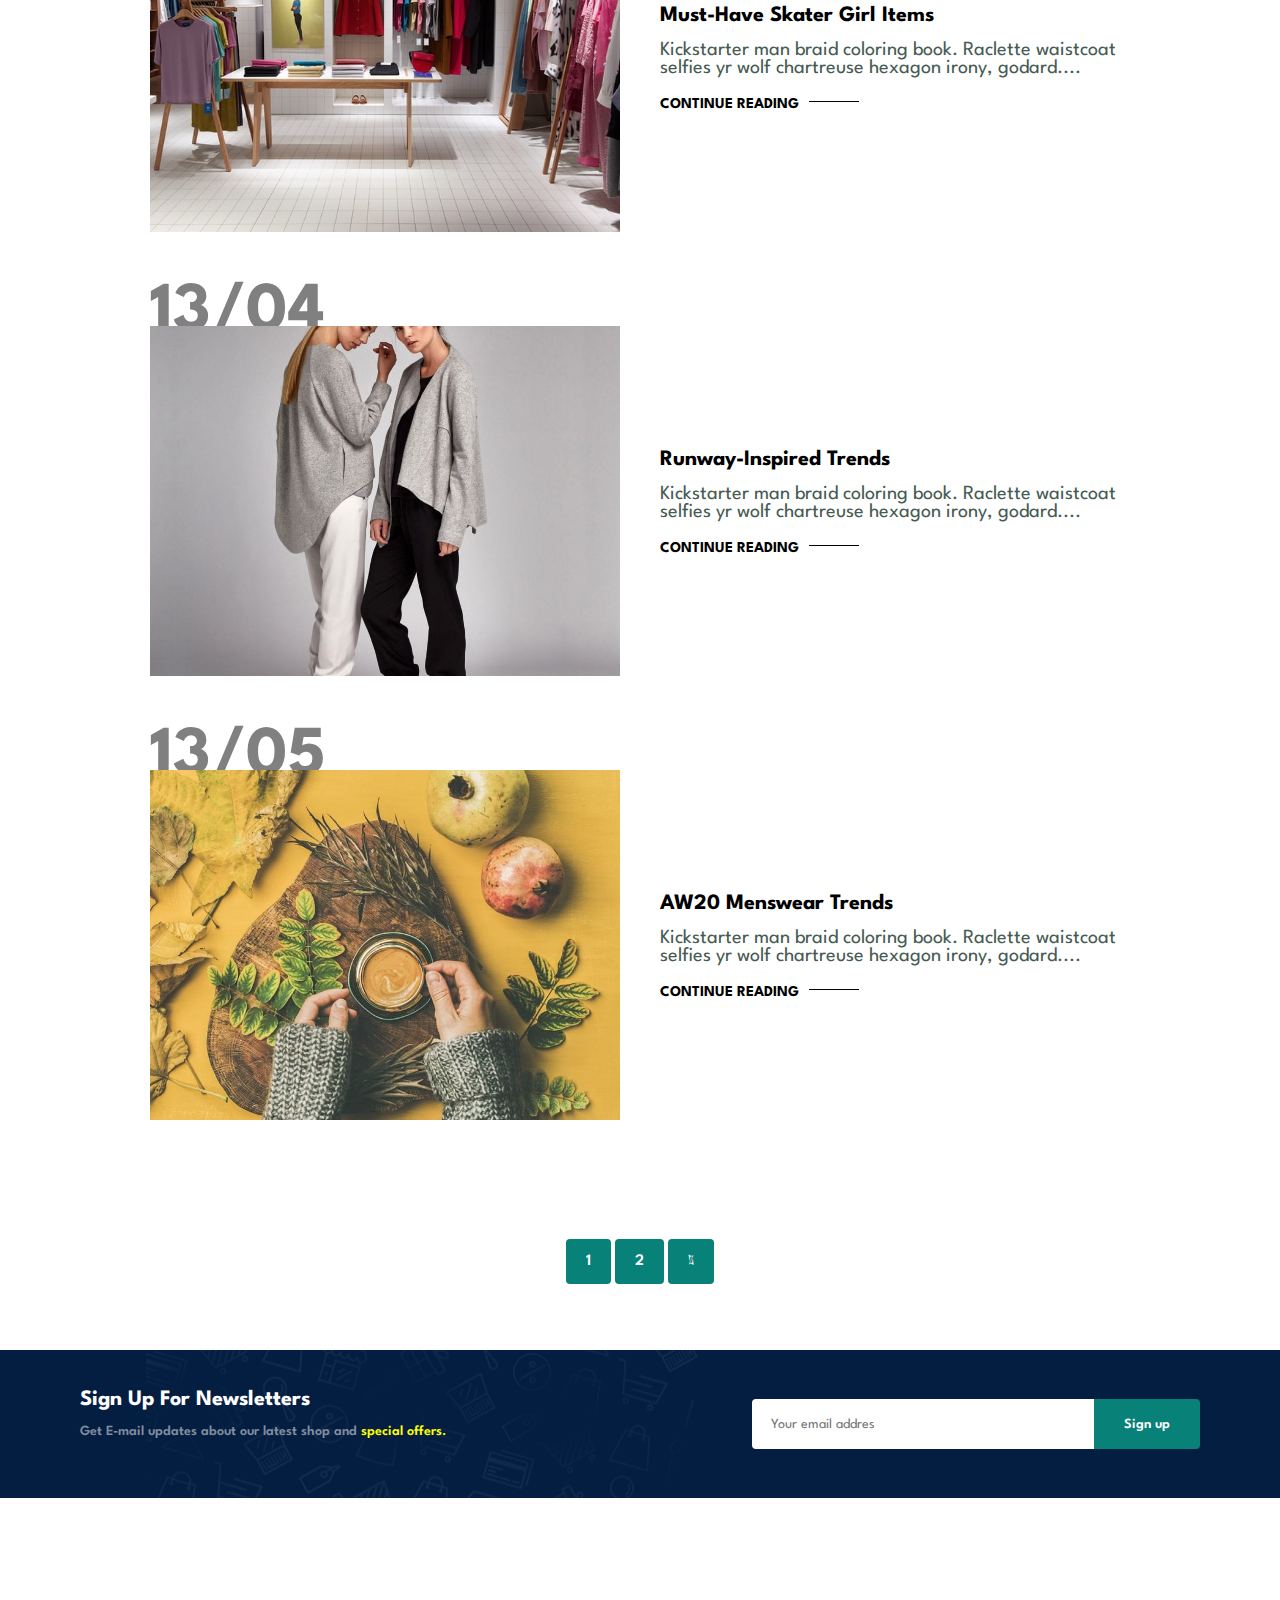
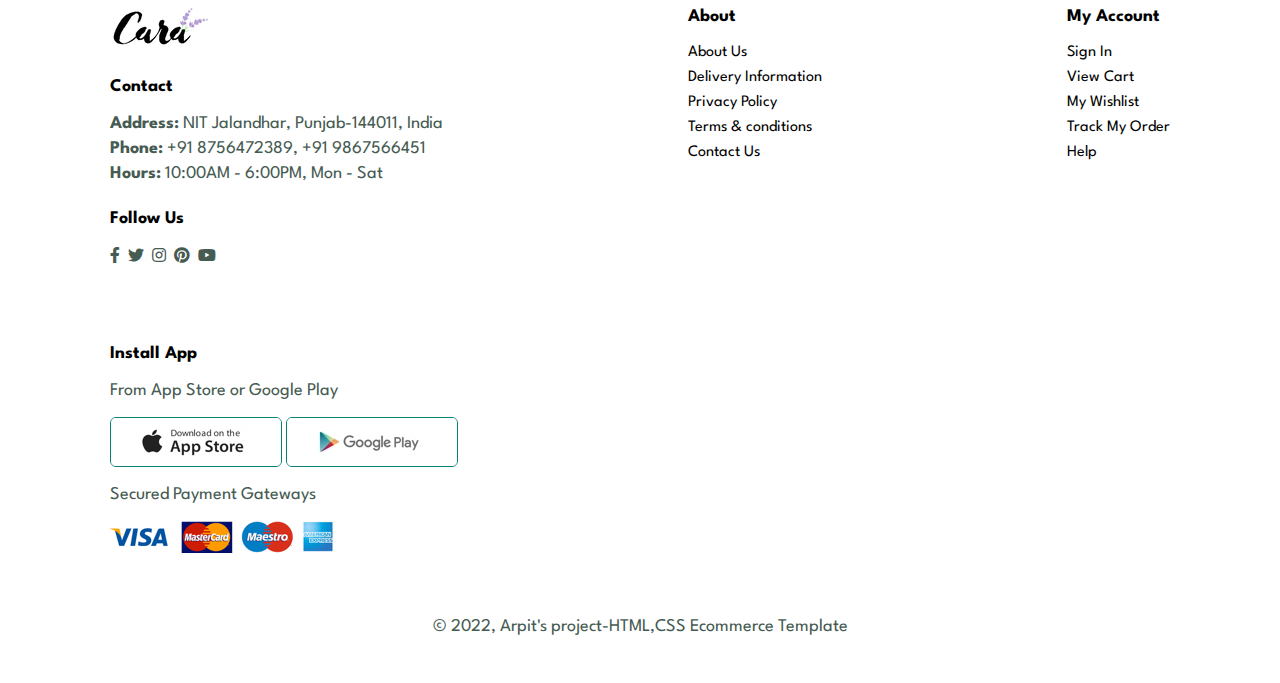
<file: blog.html>
<!DOCTYPE html>
<html lang="en">
<head>
    <meta charset="UTF-8">
    <meta http-equiv="X-UA-Compatible" content="IE=edge">
    <meta name="viewport" content="width=device-width, initial-scale=1.0">
    <title>Ecommerce Website</title>
    
    <link rel="stylesheet" href="https://pro.fontawesome.com/releases/v5.10.0/css/all.css" /> 
    <link rel="stylesheet" href="style.css"> 
</head>
<body>
    <section id="header">
          <a href="#"><img src="image/logo.png" class="logo"></a> 
     <div>
        <ul id="navbar">
            <li><a href="index.html">Home</a></li>
            <li><a href="shop.html">Shop</a></li>
            <li><a class="active" href="blog.html">Blog</a></li>
            <li><a href="about.html">About</a></li>
            <li><a href="contact.html">Contact</a></li>
            <li><a href="cart.html" id="lg-bag"><i class="far fa-shopping-bag"></i></a></li>
            <a href="#" id="close"><i class="far fa-times"></i></a>
        </ul>
       </div>
       <div id="mobile">
        <a href="cart.html"><i class="far fa-shopping-bag"></i></a>
        <i id="bar" class="fa fa-bars"></i>
       </div>
    </section>

    <section id="page-header" class="blog-header">        
        <h2>#read-more</h2>
        <p>Read all the case studies about our product</p>
    </section>

    <section id="blog">
        <div class="blog-box">
            <div class="blog-img">
                <img src="image/blog/b1.jpg">
            </div>
            <div class="blog-details">
                <h4>The Cotton-Jersey Zip-Up Hoodie</h4>
                <p>Kickstarter man braid coloring book. Raclette waistcoat selfies yr
                     wolf chartreuse hexagon irony, godard....</p>
                <a href="#">CONTINUE READING</a>     
            </div> 
            <h1>13/01</h1>
        </div>
        <div class="blog-box">
            <div class="blog-img">
                <img src="image/blog/b2.jpg" alt="">
            </div>
            <div class="blog-details">
                <h4>How To Style a Quiff</h4>
                <p>Kickstarter man braid coloring book. Raclette waistcoat selfies yr
                     wolf chartreuse hexagon irony, godard....</p>
                <a href="#">CONTINUE READING</a>     
            </div> 
            <h1>13/02</h1>
        </div>
        <div class="blog-box">
            <div class="blog-img">
                <img src="image/blog/b3.jpg" alt="">
            </div>
            <div class="blog-details">
                <h4>Must-Have Skater Girl Items</h4>
                <p>Kickstarter man braid coloring book. Raclette waistcoat selfies yr
                     wolf chartreuse hexagon irony, godard....</p>
                <a href="#">CONTINUE READING</a>     
            </div> 
            <h1>13/03</h1>
        </div>
        <div class="blog-box">
            <div class="blog-img">
                <img src="image/blog/b4.jpg">
            </div>
            <div class="blog-details">
                <h4>Runway-Inspired Trends</h4>
                <p>Kickstarter man braid coloring book. Raclette waistcoat selfies yr
                     wolf chartreuse hexagon irony, godard....</p>
                <a href="#">CONTINUE READING</a>     
            </div> 
            <h1>13/04</h1>
        </div>
        <div class="blog-box">
            <div class="blog-img">
                <img src="image/blog/b6.jpg">
            </div>
            <div class="blog-details">
                <h4>AW20 Menswear Trends</h4>
                <p>Kickstarter man braid coloring book. Raclette waistcoat selfies yr
                     wolf chartreuse hexagon irony, godard....</p>
                <a href="#">CONTINUE READING</a>     
            </div> 
            <h1>13/05</h1>
        </div>
    </section>

    <section id="pagination" class="section-p1">
        <a href="#">1</a>
        <a href="#">2</a>
        <a href="#"><i class="fal fa-long-arrow-alt-right"></i></a>
    </section>

    <section id="newsletter" class="section-p1 section-m1">
       <div class="newstext">
        <h4>Sign Up For Newsletters</h4>
        <p>Get E-mail updates about our latest shop and <span>special offers.</span></p>
       </div>
       <div class="form">
             <input type="text" placeholder="Your email addres">
             <button class="normal">Sign up</button>
       </div>
    </section>

    <footer class="section-p1">
        <div class="col">
            <img class="logo" src="image/logo.png" alt="">
            <h4>Contact</h4>
            <p><strong>Address:</strong> NIT Jalandhar, Punjab-144011, India</p>
            <p><strong>Phone:</strong> +91 8756472389, +91 9867566451</p>
            <p><strong>Hours:</strong> 10:00AM - 6:00PM, Mon - Sat</p>
            <div class="follow">
                  <h4>Follow Us</h4>
                  <div class="icon">
                    <i class="fab fa-facebook-f"></i>
                    <i class="fab fa-twitter"></i>
                    <i class="fab fa-instagram"></i>
                    <i class="fab fa-pinterest"></i>
                    <i class="fab fa-youtube"></i>
                  </div>
            </div>
        </div>
        <div class="col">
            <h4>About</h4>
            <a href="#">About Us</a>
            <a href="#">Delivery Information</a>
            <a href="#">Privacy Policy</a>
            <a href="#">Terms & conditions</a>
            <a href="">Contact Us</a>
        </div>

        <div class="col">
            <h4>My Account</h4>
            <a href="#">Sign In</a>
            <a href="#">View Cart</a>
            <a href="#">My Wishlist</a>
            <a href="#">Track My Order</a>
            <a href="">Help</a>
        </div>

        <div class="col install">
           <h4>Install App</h4>
           <p>From App Store or Google Play</p>
           <div class="row">
               <img src="image/pay/app.jpg" alt="">
               <img src="image/pay/play.jpg" alt="">
        </div>
        <p>Secured Payment Gateways</p>
        <img src="image/pay/pay.png" alt="">
        </div>

        <div class="copyright">
            <p>© 2022, Arpit's project-HTML,CSS Ecommerce Template</p>
        </div>
    </footer>
    <script src="script.js"></script>
</body>
</html>
</file>
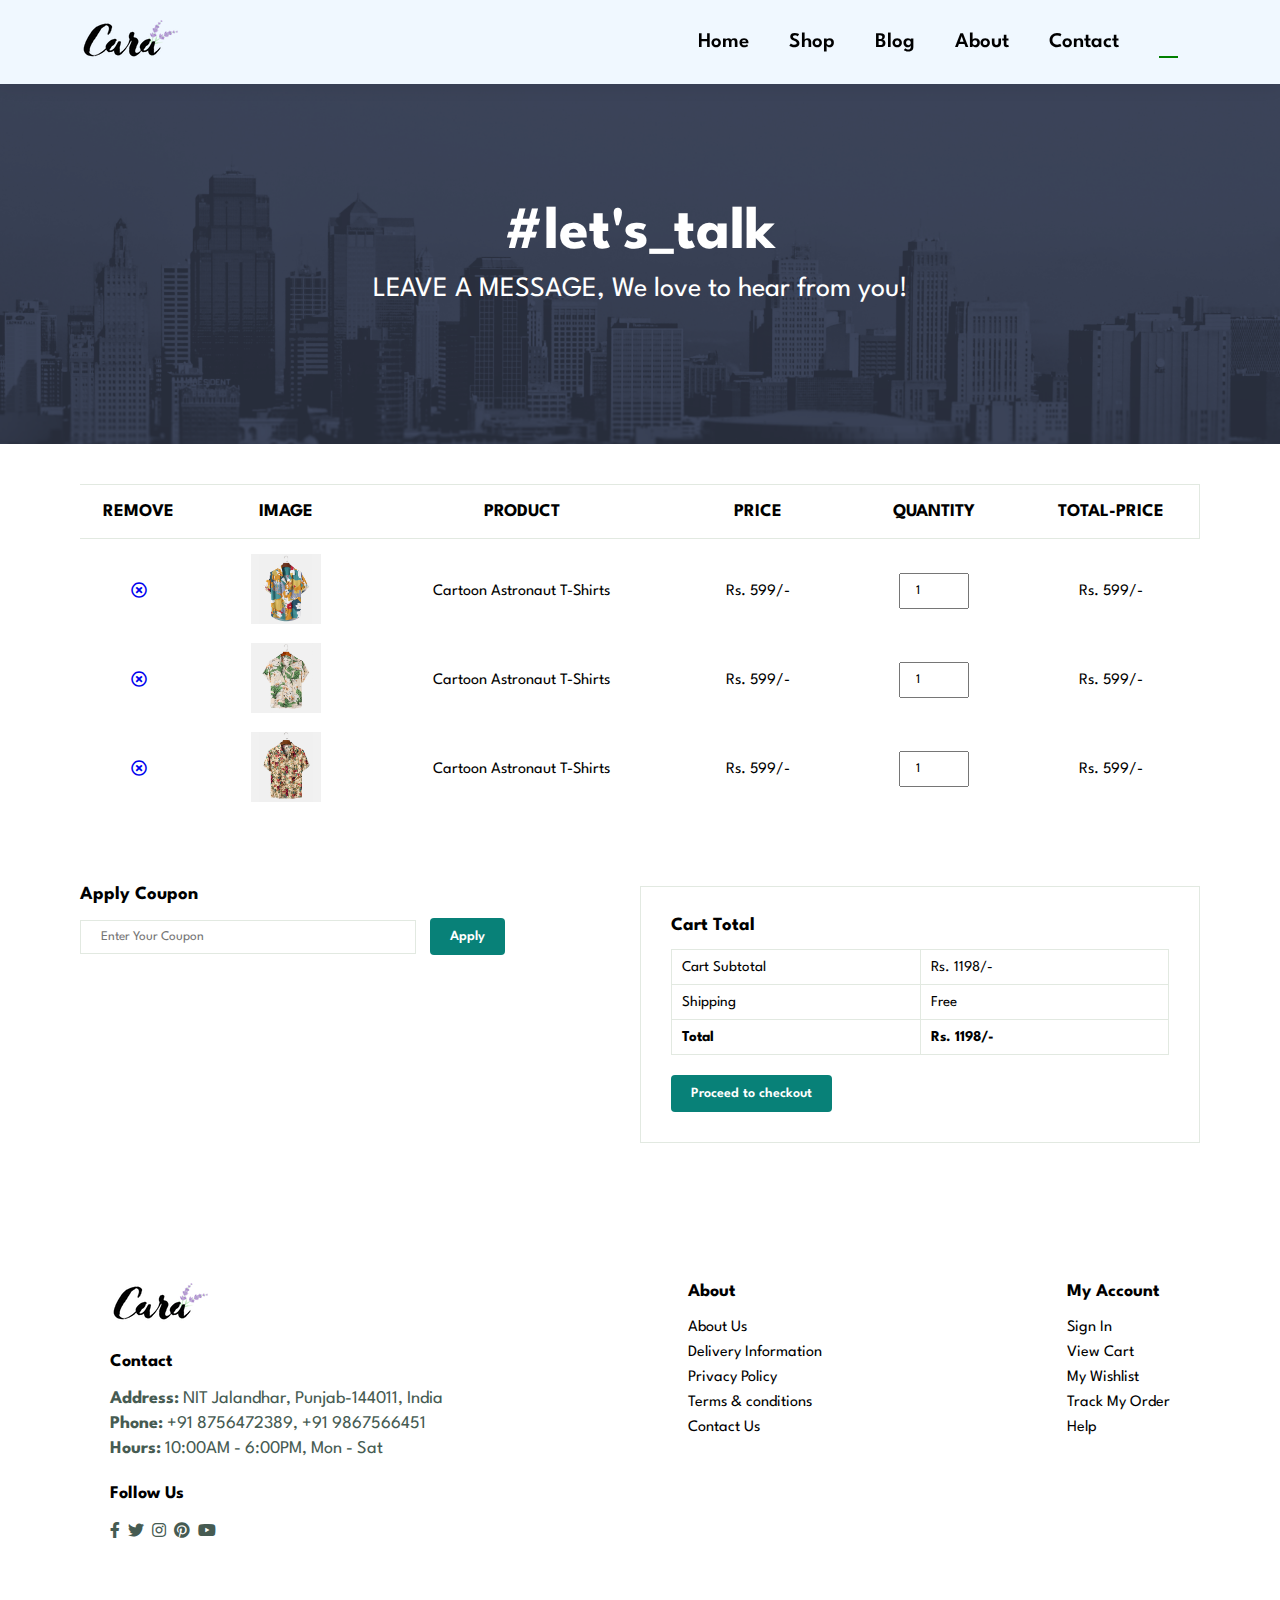
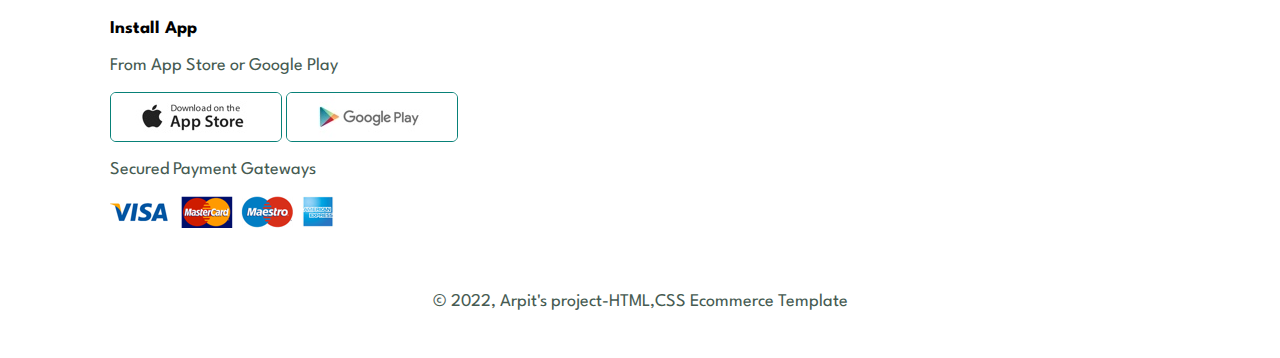
<file: cart.html>
<!DOCTYPE html>
<html lang="en">
    
<head>
    <meta charset="UTF-8">
    <meta http-equiv="X-UA-Compatible" content="IE=edge">
    <meta name="viewport" content="width=device-width, initial-scale=1.0">
    <title>Ecommerce Website</title>
    
    <link rel="stylesheet" href="https://pro.fontawesome.com/releases/v5.10.0/css/all.css" /> 
    <link rel="stylesheet" href="style.css"> 
</head>

<body>
    <section id="header">
          <a href="#"><img src="image/logo.png" class="logo"></a> 
     <div>
        <ul id="navbar">
            <li><a href="index.html">Home</a></li>
            <li><a href="shop.html">Shop</a></li>
            <li><a href="blog.html">Blog</a></li>
            <li><a href="about.html">About</a></li>
            <li><a href="contact.html">Contact</a></li>
            <li><a class="active" href="cart.html" id="lg-bag"><i class="far fa-shopping-bag"></i></a></li>
            <a href="#" id="close"><i class="far fa-times"></i></a>
        </ul>
       </div>
       <div id="mobile">
        <a href="cart.html"><i class="far fa-shopping-bag"></i></a>
        <i id="bar" class="fa fa-bars"></i>
       </div>
    </section>

    <section id="page-header" class="about-header">
        <h2>#let's_talk</h2>
        <p>LEAVE A MESSAGE, We love to hear from you!</p>
    </section>  
    
   <section id="cart" class="section-p1">
       <table width="100%">
        <thead>
            <tr>
                <td>REMOVE</td>
                <td>IMAGE</td>
                <td>PRODUCT</td>
                <td>PRICE</td>
                <td>QUANTITY</td>
                <td>TOTAL-PRICE</td>
            </tr>
        </thead>
        <tbody>
            <tr>
                <td><a href="#"><i class="far fa-times-circle"></i></a></td>
                <td><img src="image/products/f1.jpg" alt=""></td>
                <td>Cartoon Astronaut T-Shirts</td>
                <td>Rs. 599/-</td>
                <td><input type="number" value="1"></td>
                <td>Rs. 599/-</td>
            </tr>
            <tr>
                <td><a href="#"><i class="far fa-times-circle"></i></a></td>
                <td><img src="image/products/f2.jpg" alt=""></td>
                <td>Cartoon Astronaut T-Shirts</td>
                <td>Rs. 599/-</td>
                <td><input type="number" value="1"></td>
                <td>Rs. 599/-</td>
            </tr>
            <tr>
                <td><a href="#"><i class="far fa-times-circle"></i></a></td>
                <td><img src="image/products/f3.jpg" alt=""></td>
                <td>Cartoon Astronaut T-Shirts</td>
                <td>Rs. 599/-</td>
                <td><input type="number" value="1"></td>
                <td>Rs. 599/-</td>
            </tr>
        </tbody>
       </table>
   </section>

   <section id="cart-add" class="section-p1">
      <div id="coupon">
         <h3>Apply Coupon</h3>
         <div>
            <input type="text" placeholder="Enter Your Coupon">
            <button class="normal">Apply</button>
         </div>
      </div>
      <div id="subtotal">
        <h3>Cart Total</h3>
        <table>
            <tr>
                <td>Cart Subtotal</td>
                <td>Rs. 1198/-</td>
            </tr>
            <tr>
                <td>Shipping</td>
                <td>Free</td>
            </tr>
            <tr>
                <td><strong>Total</strong></td>
                <td><strong>Rs. 1198/-</strong></td>
            </tr>
        </table>
        <button class="normal">Proceed to checkout</button>
      </div>
   </section>

    <footer class="section-p1">
        <div class="col">
            <img class="logo" src="image/logo.png" alt="">
            <h4>Contact</h4>
            <p><strong>Address:</strong> NIT Jalandhar, Punjab-144011, India</p>
            <p><strong>Phone:</strong> +91 8756472389, +91 9867566451</p>
            <p><strong>Hours:</strong> 10:00AM - 6:00PM, Mon - Sat</p>
            <div class="follow">
                  <h4>Follow Us</h4>
                  <div class="icon">
                    <i class="fab fa-facebook-f"></i>
                    <i class="fab fa-twitter"></i>
                    <i class="fab fa-instagram"></i>
                    <i class="fab fa-pinterest"></i>
                    <i class="fab fa-youtube"></i>
                  </div>
            </div>
        </div>
        <div class="col">
            <h4>About</h4>
            <a href="#">About Us</a>
            <a href="#">Delivery Information</a>
            <a href="#">Privacy Policy</a>
            <a href="#">Terms & conditions</a>
            <a href="">Contact Us</a>
        </div>

        <div class="col">
            <h4>My Account</h4>
            <a href="#">Sign In</a>
            <a href="#">View Cart</a>
            <a href="#">My Wishlist</a>
            <a href="#">Track My Order</a>
            <a href="">Help</a>
        </div>

        <div class="col install">
           <h4>Install App</h4>
           <p>From App Store or Google Play</p>
           <div class="row">
               <img src="image/pay/app.jpg" alt="">
               <img src="image/pay/play.jpg" alt="">
        </div>
        <p>Secured Payment Gateways</p>
        <img src="image/pay/pay.png" alt="">
        </div>

        <div class="copyright">
            <p>© 2022, Arpit's project-HTML,CSS Ecommerce Template</p>
        </div>
    </footer>

    <script src="script.js"></script>
</body>
</html>
</file>
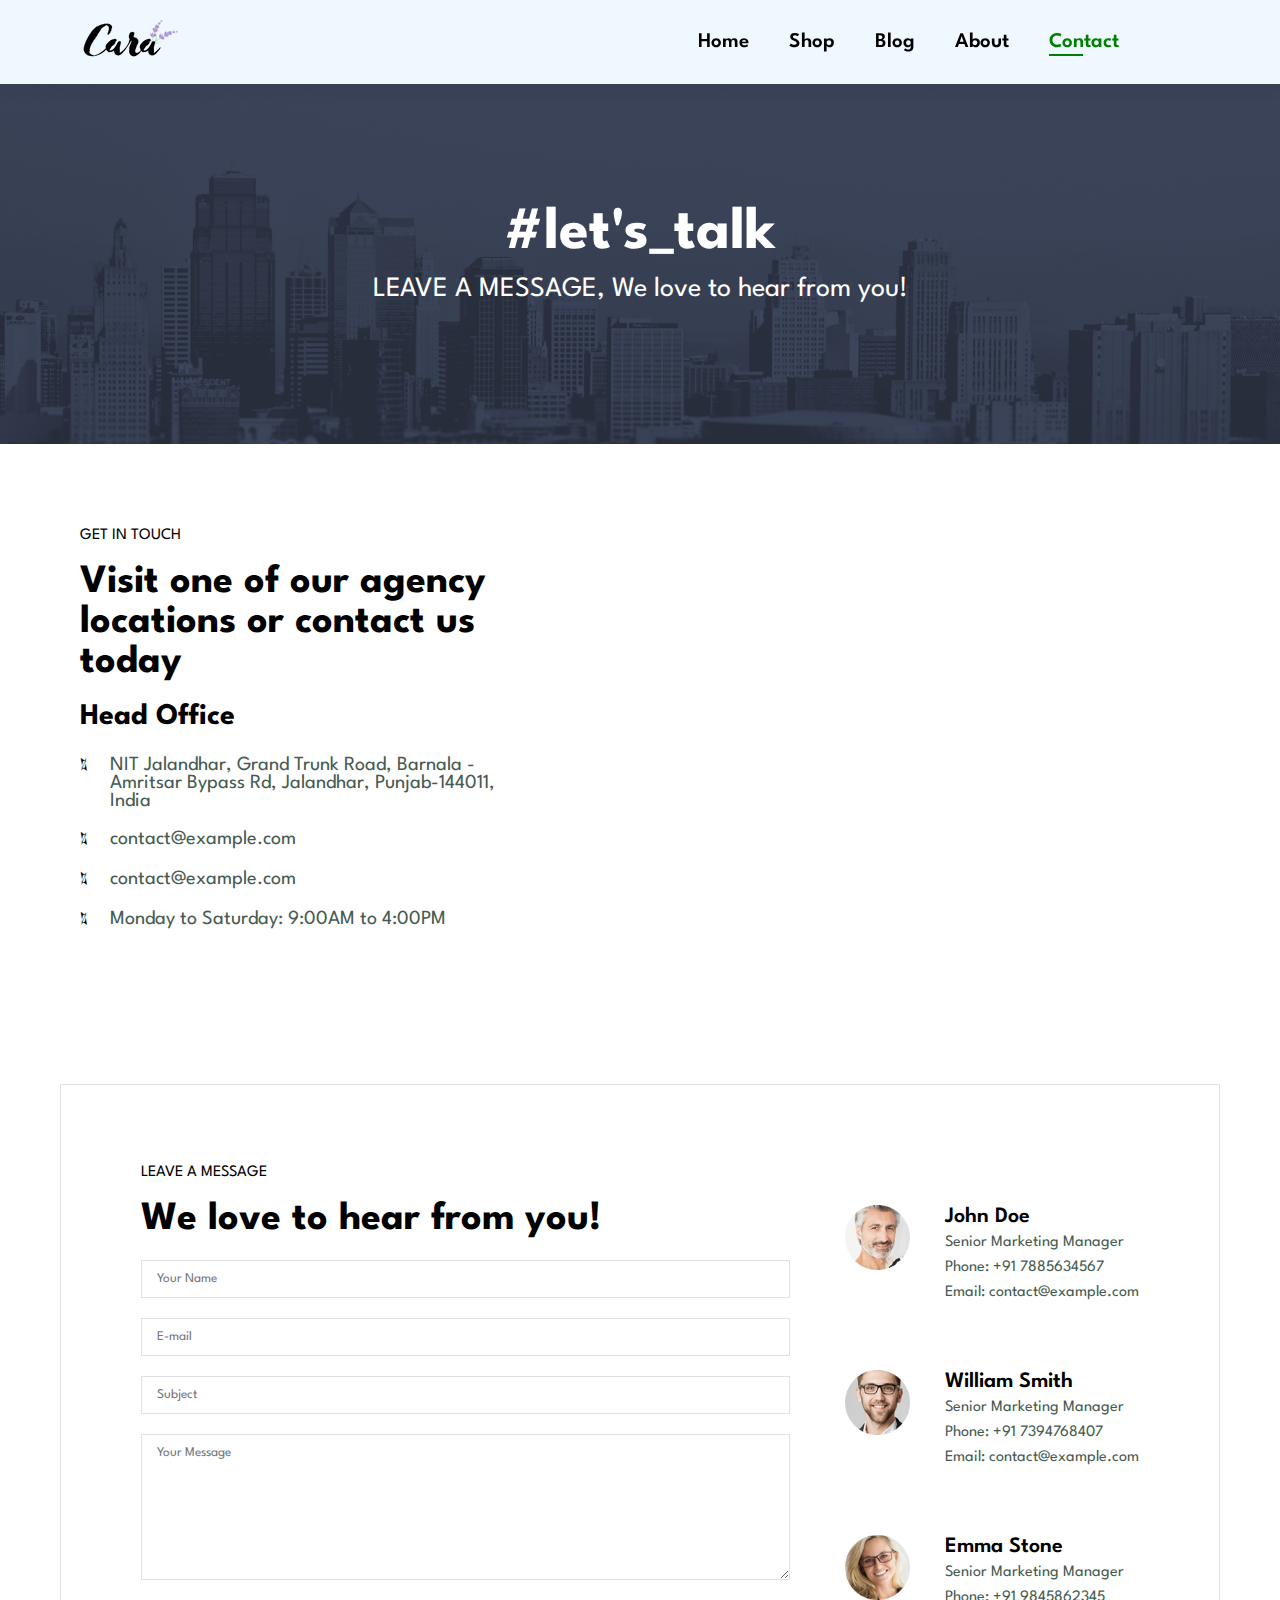
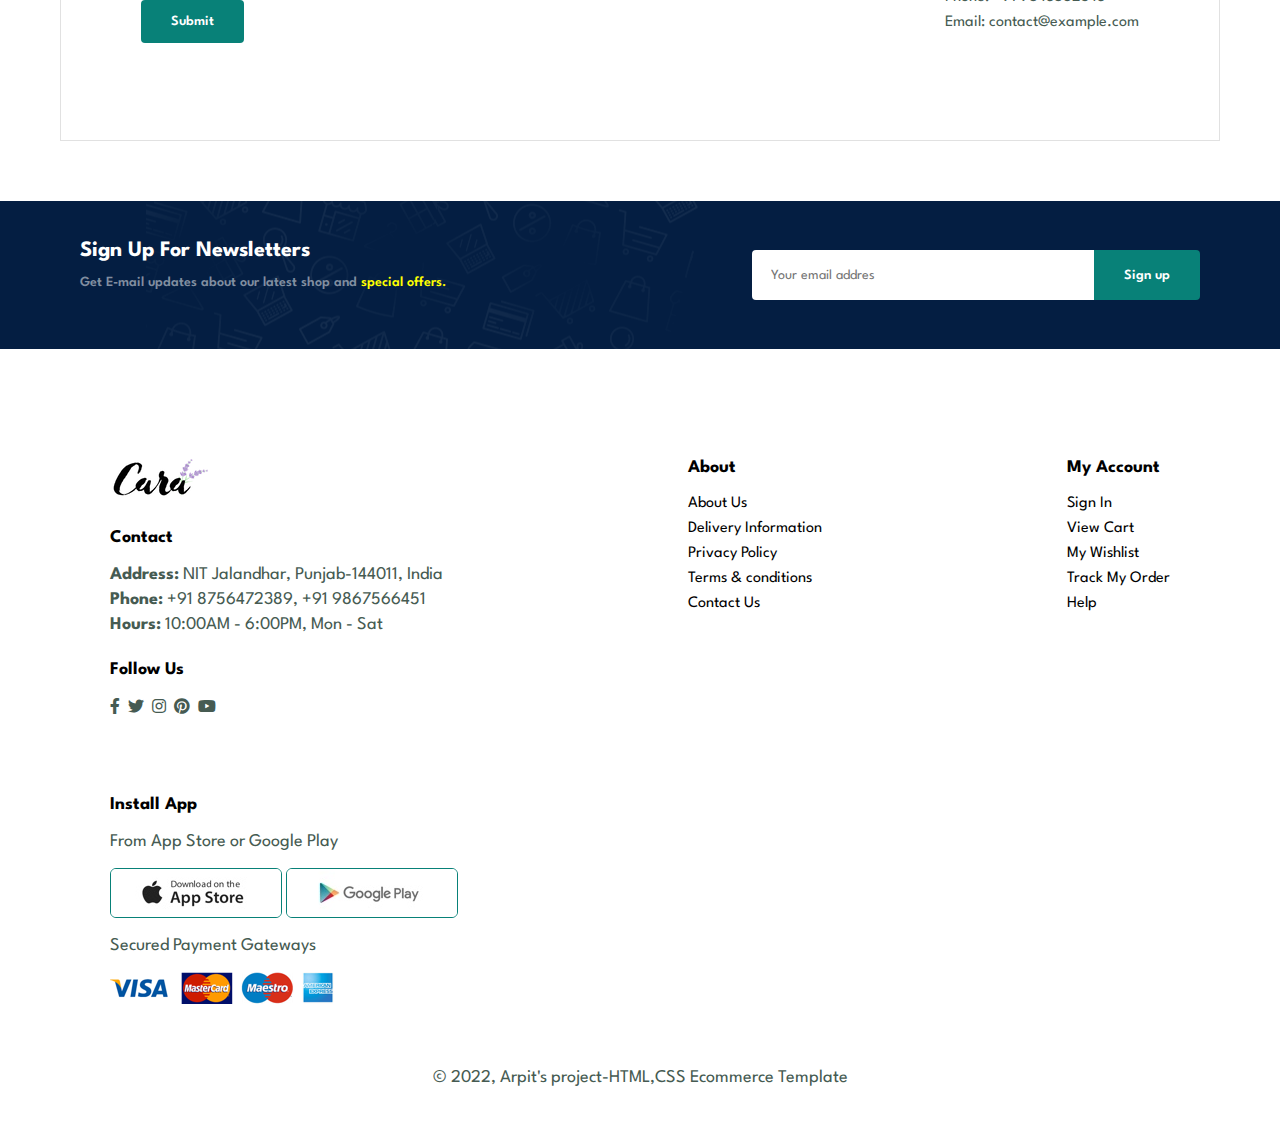
<file: contact.html>
<!DOCTYPE html>
<html lang="en">
    
<head>
    <meta charset="UTF-8">
    <meta http-equiv="X-UA-Compatible" content="IE=edge">
    <meta name="viewport" content="width=device-width, initial-scale=1.0">
    <title>Ecommerce Website</title>
    
    <link rel="stylesheet" href="https://pro.fontawesome.com/releases/v5.10.0/css/all.css" /> 
    <link rel="stylesheet" href="style.css"> 
</head>

<body>
    <section id="header">
          <a href="#"><img src="image/logo.png" class="logo"></a> 
     <div>
        <ul id="navbar">
            <li><a href="index.html">Home</a></li>
            <li><a href="shop.html">Shop</a></li>
            <li><a href="blog.html">Blog</a></li>
            <li><a href="about.html">About</a></li>
            <li><a class="active" href="contact.html">Contact</a></li>
            <li><a href="cart.html" id="lg-bag"><i class="far fa-shopping-bag"></i></a></li>
            <a href="#" id="close"><i class="far fa-times"></i></a>
        </ul>
       </div>
       <div id="mobile">
        <a href="cart.html"><i class="far fa-shopping-bag"></i></a>
        <i id="bar" class="fa fa-bars"></i>
       </div>
    </section>

    <section id="page-header" class="about-header">
        <h2>#let's_talk</h2>
        <p>LEAVE A MESSAGE, We love to hear from you!</p>
    </section>  
    
    <section id="contact-details" class="section-p1">
        <div class="details">
            <span>GET IN TOUCH</span>
            <h2>Visit one of our agency locations or contact us today</h2>
            <h3>Head Office</h3>

            <div>
                <li>
                    <i class="fal fa-map"></i>
                    <p>NIT Jalandhar, Grand Trunk Road, Barnala - Amritsar Bypass Rd, Jalandhar, Punjab-144011, India</p>
                </li>
                <li>
                    <i class="fal fa-envelope"></i>
                    <p>contact@example.com</p>
                </li>
                <li>
                    <i class="fal fa-phone-alt"></i>
                    <p>contact@example.com</p>
                </li>
                <li>
                    <i class="fal fa-clock"></i>
                    <p>Monday to Saturday: 9:00AM to 4:00PM</p>
                </li>
            </div>
        </div>
        <div class="map">
            <iframe src="https://www.google.com/maps/embed?pb=!1m18!1m12!1m3!1d3405.6622727596914!2d75.53365521510254!3d31.395874581410972!2m3!1f0!2f0!3f0!3m2!1i1024!2i768!4f13.1!3m3!1m2!1s0x391a51d30c180edf%3A0x5b7633718d17ef33!2sDr%20B%20R%20Ambedkar%20National%20Institute%20of%20Technology%20Jalandhar!5e0!3m2!1sen!2sin!4v1666855957818!5m2!1sen!2sin" width="800" height="600" style="border:0;" allowfullscreen="" loading="lazy" referrerpolicy="no-referrer-when-downgrade"></iframe>
        </div>
    </section>

    <section id="form-details">
        <form action="">
          <span>LEAVE A MESSAGE</span>
          <h2>We love to hear from you!</h2>
          <input type="text" placeholder="Your Name"> 
          <input type="text" placeholder="E-mail"> 
          <input type="text" placeholder="Subject"> 
          <textarea name="" id="" cols="30" rows="10" placeholder="Your Message"></textarea> 
          <button class="normal">Submit</button>
        </form>
        <div class="people">
            <div>
                <img src="image/people/1.png" alt="">
                <p><span>John Doe</span>Senior Marketing Manager <br> Phone: +91 7885634567
                <br> Email: contact@example.com</p>
            </div>
            <div>
                <img src="image/people/2.png" alt="">
                <p><span>William Smith</span>Senior Marketing Manager <br> Phone: +91 7394768407
                <br> Email: contact@example.com</p>
            </div>
            <div>
                <img src="image/people/3.png" alt="">
                <p><span>Emma Stone</span>Senior Marketing Manager <br> Phone: +91 9845862345
                <br> Email: contact@example.com</p>
            </div>
        </div>
    </section>

    <section id="newsletter" class="section-p1 section-m1">
        <div class="newstext">
         <h4>Sign Up For Newsletters</h4>
         <p>Get E-mail updates about our latest shop and <span>special offers.</span></p>
        </div>
        <div class="form">
              <input type="text" placeholder="Your email addres">
              <button class="normal">Sign up</button>
        </div>
     </section>

    <footer class="section-p1">
        <div class="col">
            <img class="logo" src="image/logo.png" alt="">
            <h4>Contact</h4>
            <p><strong>Address:</strong> NIT Jalandhar, Punjab-144011, India</p>
            <p><strong>Phone:</strong> +91 8756472389, +91 9867566451</p>
            <p><strong>Hours:</strong> 10:00AM - 6:00PM, Mon - Sat</p>
            <div class="follow">
                  <h4>Follow Us</h4>
                  <div class="icon">
                    <i class="fab fa-facebook-f"></i>
                    <i class="fab fa-twitter"></i>
                    <i class="fab fa-instagram"></i>
                    <i class="fab fa-pinterest"></i>
                    <i class="fab fa-youtube"></i>
                  </div>
            </div>
        </div>
        <div class="col">
            <h4>About</h4>
            <a href="#">About Us</a>
            <a href="#">Delivery Information</a>
            <a href="#">Privacy Policy</a>
            <a href="#">Terms & conditions</a>
            <a href="">Contact Us</a>
        </div>

        <div class="col">
            <h4>My Account</h4>
            <a href="#">Sign In</a>
            <a href="#">View Cart</a>
            <a href="#">My Wishlist</a>
            <a href="#">Track My Order</a>
            <a href="">Help</a>
        </div>

        <div class="col install">
           <h4>Install App</h4>
           <p>From App Store or Google Play</p>
           <div class="row">
               <img src="image/pay/app.jpg" alt="">
               <img src="image/pay/play.jpg" alt="">
        </div>
        <p>Secured Payment Gateways</p>
        <img src="image/pay/pay.png" alt="">
        </div>

        <div class="copyright">
            <p>© 2022, Arpit's project-HTML,CSS Ecommerce Template</p>
        </div>
    </footer>

    <script src="script.js"></script>
</body>
</html>
</file>
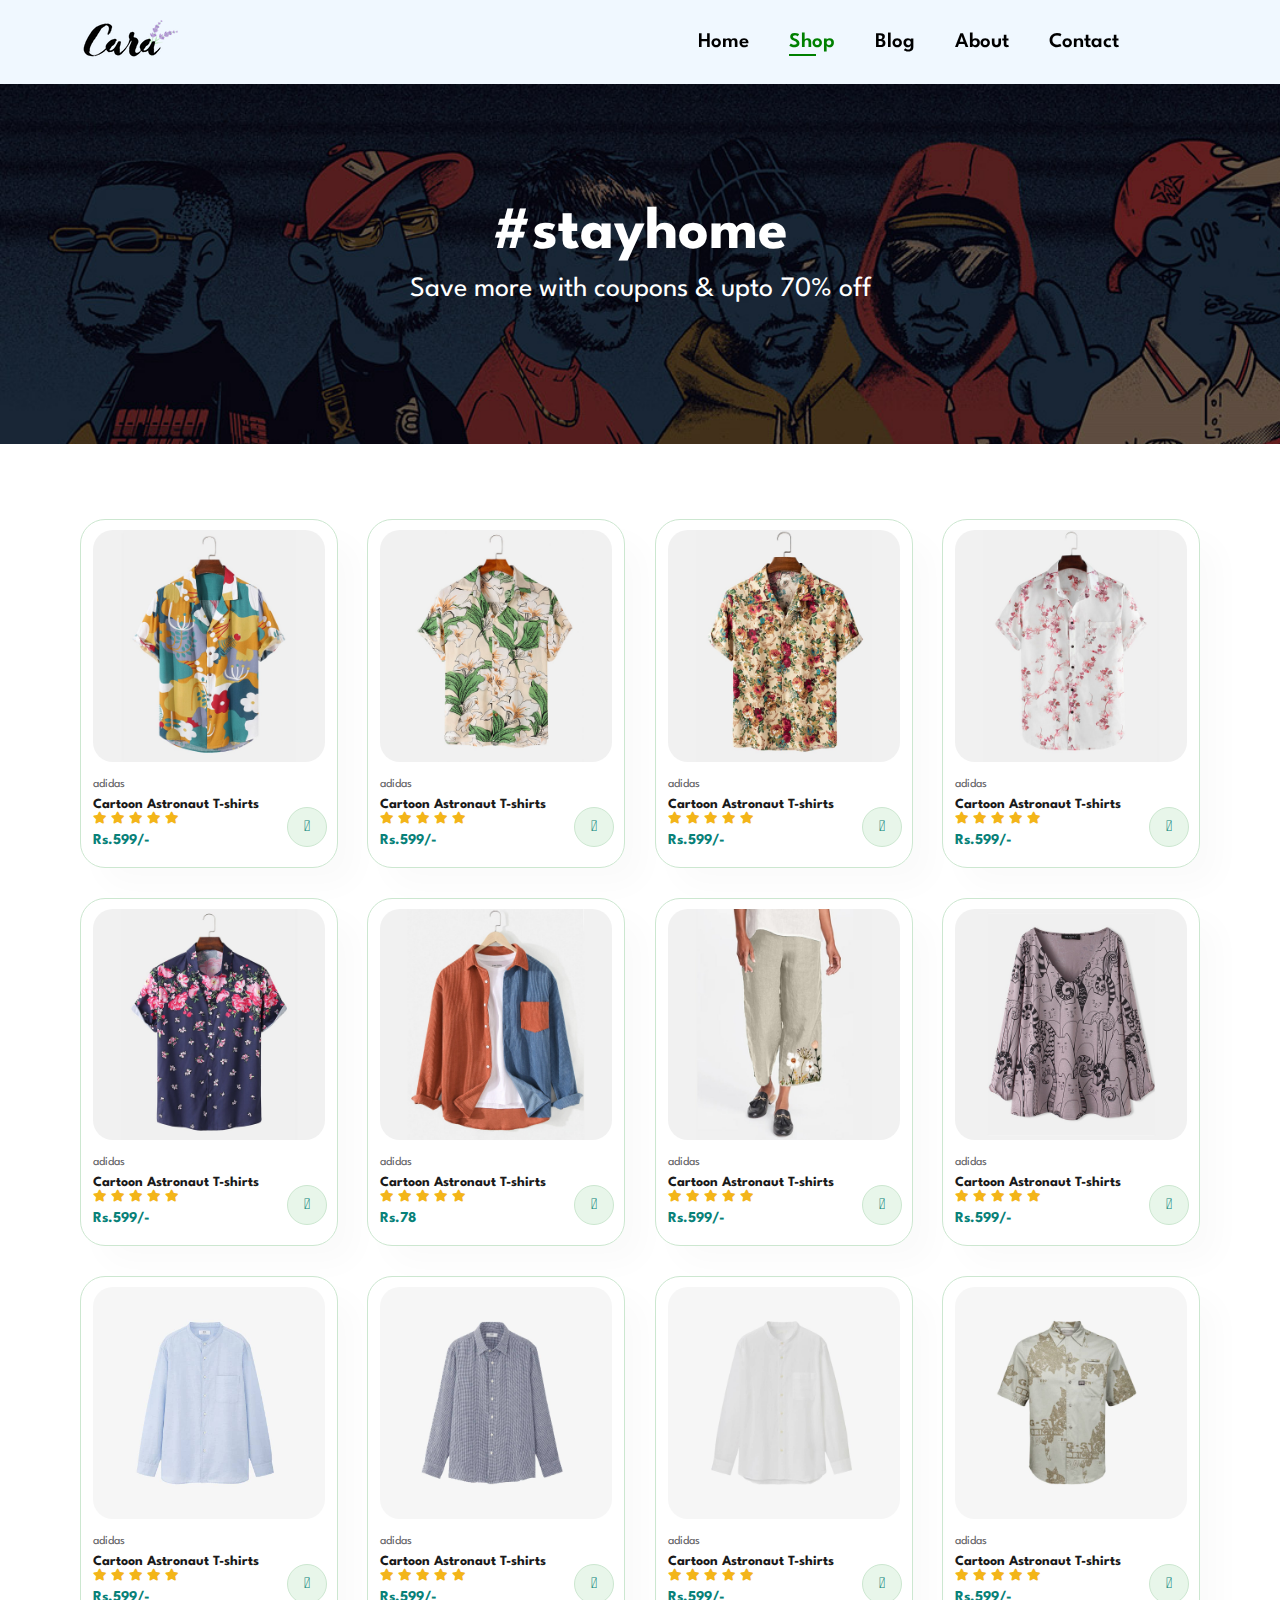
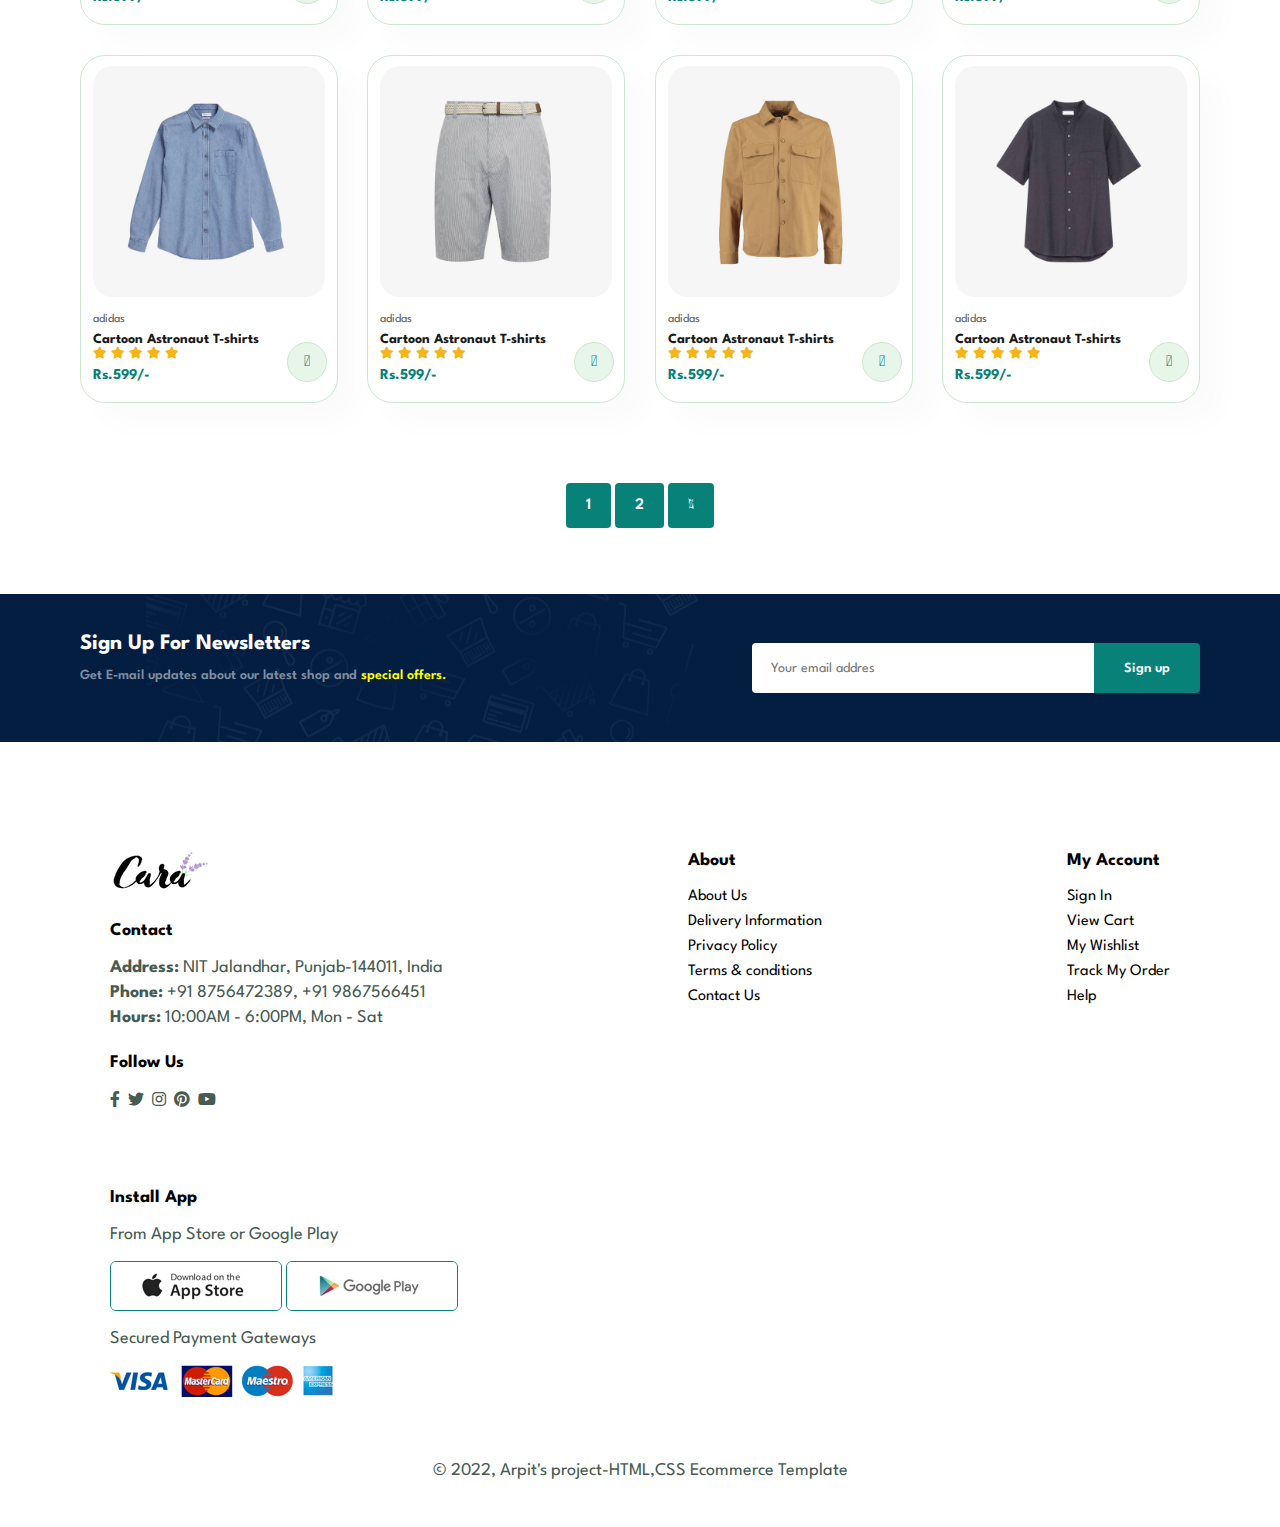
<file: shop.html>
<!DOCTYPE html>
<html lang="en">
<head>
    <meta charset="UTF-8">
    <meta http-equiv="X-UA-Compatible" content="IE=edge">
    <meta name="viewport" content="width=device-width, initial-scale=1.0">
    <title>Ecommerce Website</title>
    
    <link rel="stylesheet" href="https://pro.fontawesome.com/releases/v5.10.0/css/all.css" /> 
    <link rel="stylesheet" href="style.css"> 
</head>
<body>
    <section id="header">
          <a href="#"><img src="image/logo.png" class="logo"></a> 
     <div>
        <ul id="navbar">
            <li><a href="index.html">Home</a></li>
            <li><a class="active" href="shop.html">Shop</a></li>
            <li><a href="blog.html">Blog</a></li>
            <li><a href="about.html">About</a></li>
            <li><a href="contact.html">Contact</a></li>
            <li><a href="cart.html" id="lg-bag"><i class="far fa-shopping-bag"></i></a></li>
            <a href="#" id="close"><i class="far fa-times"></i></a>
        </ul>
       </div>
       <div id="mobile">
        <a href="cart.html"><i class="far fa-shopping-bag"></i></a>
        <i id="bar" class="fa fa-bars"></i>
       </div>
    </section>

    <section id="page-header">        
        <h2>#stayhome</h2>
        <p>Save more with coupons & upto 70% off</p>
    </section>

    <section id="product1" class="section-p1">
        <div class="pro-container">
            <div class="pro" onclick="window.location.href='sproduct.html';">
                <img src="image/products/f1.jpg" alt="">
                <div class="des">
                    <span>adidas</span>
                    <h5>Cartoon Astronaut T-shirts</h5>
                    <div class="star">
                        <i class="fas fa-star"></i>
                        <i class="fas fa-star"></i>
                        <i class="fas fa-star"></i>
                        <i class="fas fa-star"></i>
                        <i class="fas fa-star"></i>
                    </div>
                    <h4>Rs.599/-</h4>
                </div>
                <a href="#"><i class="fal fa-shopping-cart cart"></i></a>
            </div>
            <div class="pro">
                <img src="image/products/f2.jpg" alt="">
                <div class="des">
                    <span>adidas</span>
                    <h5>Cartoon Astronaut T-shirts</h5>
                    <div class="star">
                        <i class="fas fa-star"></i>
                        <i class="fas fa-star"></i>
                        <i class="fas fa-star"></i>
                        <i class="fas fa-star"></i>
                        <i class="fas fa-star"></i>
                    </div>
                    <h4>Rs.599/-</h4>
                </div>
                <a href="#"><i class="fal fa-shopping-cart cart"></i></a>
            </div>
            <div class="pro">
                <img src="image/products/f3.jpg" alt="">
                <div class="des">
                    <span>adidas</span>
                    <h5>Cartoon Astronaut T-shirts</h5>
                    <div class="star">
                        <i class="fas fa-star"></i>
                        <i class="fas fa-star"></i>
                        <i class="fas fa-star"></i>
                        <i class="fas fa-star"></i>
                        <i class="fas fa-star"></i>
                    </div>
                    <h4>Rs.599/-</h4>
                </div>
                <a href="#"><i class="fal fa-shopping-cart cart"></i></a>
            </div>
            <div class="pro">
                <img src="image/products/f4.jpg" alt="">
                <div class="des">
                    <span>adidas</span>
                    <h5>Cartoon Astronaut T-shirts</h5>
                    <div class="star">
                        <i class="fas fa-star"></i>
                        <i class="fas fa-star"></i>
                        <i class="fas fa-star"></i>
                        <i class="fas fa-star"></i>
                        <i class="fas fa-star"></i>
                    </div>
                    <h4>Rs.599/-</h4>
                </div>
                <a href="#"><i class="fal fa-shopping-cart cart"></i></a>
            </div>
            <div class="pro">
                <img src="image/products/f5.jpg" alt="">
                <div class="des">
                    <span>adidas</span>
                    <h5>Cartoon Astronaut T-shirts</h5>
                    <div class="star">
                        <i class="fas fa-star"></i>
                        <i class="fas fa-star"></i>
                        <i class="fas fa-star"></i>
                        <i class="fas fa-star"></i>
                        <i class="fas fa-star"></i>
                    </div>
                    <h4>Rs.599/-</h4>
                </div>
                <a href="#"><i class="fal fa-shopping-cart cart"></i></a>
            </div>
            <div class="pro">
                <img src="image/products/f6.jpg" alt="">
                <div class="des">
                    <span>adidas</span>
                    <h5>Cartoon Astronaut T-shirts</h5>
                    <div class="star">
                        <i class="fas fa-star"></i>
                        <i class="fas fa-star"></i>
                        <i class="fas fa-star"></i>
                        <i class="fas fa-star"></i>
                        <i class="fas fa-star"></i>
                    </div>
                    <h4>Rs.78</h4>
                </div>
                <a href="#"><i class="fal fa-shopping-cart cart"></i></a>
            </div>
            <div class="pro">
                <img src="image/products/f7.jpg" alt="">
                <div class="des">
                    <span>adidas</span>
                    <h5>Cartoon Astronaut T-shirts</h5>
                    <div class="star">
                        <i class="fas fa-star"></i>
                        <i class="fas fa-star"></i>
                        <i class="fas fa-star"></i>
                        <i class="fas fa-star"></i>
                        <i class="fas fa-star"></i>
                    </div>
                    <h4>Rs.599/-</h4>
                </div>
                <a href="#"><i class="fal fa-shopping-cart cart"></i></a>
            </div>
            <div class="pro">
                <img src="image/products/f8.jpg" alt="">
                <div class="des">
                    <span>adidas</span>
                    <h5>Cartoon Astronaut T-shirts</h5>
                    <div class="star">
                        <i class="fas fa-star"></i>
                        <i class="fas fa-star"></i>
                        <i class="fas fa-star"></i>
                        <i class="fas fa-star"></i>
                        <i class="fas fa-star"></i>
                    </div>
                    <h4>Rs.599/-</h4>
                </div>
                <a href="#"><i class="fal fa-shopping-cart cart"></i></a>
            </div>
       
            <div class="pro">
                <img src="image/products/n1.jpg" alt="">
                <div class="des">
                    <span>adidas</span>
                    <h5>Cartoon Astronaut T-shirts</h5>
                    <div class="star">
                        <i class="fas fa-star"></i>
                        <i class="fas fa-star"></i>
                        <i class="fas fa-star"></i>
                        <i class="fas fa-star"></i>
                        <i class="fas fa-star"></i>
                    </div>
                    <h4>Rs.599/-</h4>
                </div>
                <a href="#"><i class="fal fa-shopping-cart cart"></i></a>
            </div>
            <div class="pro">
                <img src="image/products/n2.jpg" alt="">
                <div class="des">
                    <span>adidas</span>
                    <h5>Cartoon Astronaut T-shirts</h5>
                    <div class="star">
                        <i class="fas fa-star"></i>
                        <i class="fas fa-star"></i>
                        <i class="fas fa-star"></i>
                        <i class="fas fa-star"></i>
                        <i class="fas fa-star"></i>
                    </div>
                    <h4>Rs.599/-</h4>
                </div>
                <a href="#"><i class="fal fa-shopping-cart cart"></i></a>
            </div>
            <div class="pro">
                <img src="image/products/n3.jpg" alt="">
                <div class="des">
                    <span>adidas</span>
                    <h5>Cartoon Astronaut T-shirts</h5>
                    <div class="star">
                        <i class="fas fa-star"></i>
                        <i class="fas fa-star"></i>
                        <i class="fas fa-star"></i>
                        <i class="fas fa-star"></i>
                        <i class="fas fa-star"></i>
                    </div>
                    <h4>Rs.599/-</h4>
                </div>
                <a href="#"><i class="fal fa-shopping-cart cart"></i></a>
            </div>
            <div class="pro">
                <img src="image/products/n4.jpg" alt="">
                <div class="des">
                    <span>adidas</span>
                    <h5>Cartoon Astronaut T-shirts</h5>
                    <div class="star">
                        <i class="fas fa-star"></i>
                        <i class="fas fa-star"></i>
                        <i class="fas fa-star"></i>
                        <i class="fas fa-star"></i>
                        <i class="fas fa-star"></i>
                    </div>
                    <h4>Rs.599/-</h4>
                </div>
                <a href="#"><i class="fal fa-shopping-cart cart"></i></a>
            </div>
            <div class="pro">
                <img src="image/products/n5.jpg" alt="">
                <div class="des">
                    <span>adidas</span>
                    <h5>Cartoon Astronaut T-shirts</h5>
                    <div class="star">
                        <i class="fas fa-star"></i>
                        <i class="fas fa-star"></i>
                        <i class="fas fa-star"></i>
                        <i class="fas fa-star"></i>
                        <i class="fas fa-star"></i>
                    </div>
                    <h4>Rs.599/-</h4>
                </div>
                <a href="#"><i class="fal fa-shopping-cart cart"></i></a>
            </div>
            <div class="pro">
                <img src="image/products/n6.jpg" alt="">
                <div class="des">
                    <span>adidas</span>
                    <h5>Cartoon Astronaut T-shirts</h5>
                    <div class="star">
                        <i class="fas fa-star"></i>
                        <i class="fas fa-star"></i>
                        <i class="fas fa-star"></i>
                        <i class="fas fa-star"></i>
                        <i class="fas fa-star"></i>
                    </div>
                    <h4>Rs.599/-</h4>
                </div>
                <a href="#"><i class="fal fa-shopping-cart cart"></i></a>
            </div>
            <div class="pro">
                <img src="image/products/n7.jpg" alt="">
                <div class="des">
                    <span>adidas</span>
                    <h5>Cartoon Astronaut T-shirts</h5>
                    <div class="star">
                        <i class="fas fa-star"></i>
                        <i class="fas fa-star"></i>
                        <i class="fas fa-star"></i>
                        <i class="fas fa-star"></i>
                        <i class="fas fa-star"></i>
                    </div>
                    <h4>Rs.599/-</h4>
                </div>
                <a href="#"><i class="fal fa-shopping-cart cart"></i></a>
            </div>
            <div class="pro">
                <img src="image/products/n8.jpg" alt="">
                <div class="des">
                    <span>adidas</span>
                    <h5>Cartoon Astronaut T-shirts</h5>
                    <div class="star">
                        <i class="fas fa-star"></i>
                        <i class="fas fa-star"></i>
                        <i class="fas fa-star"></i>
                        <i class="fas fa-star"></i>
                        <i class="fas fa-star"></i>
                    </div>
                    <h4>Rs.599/-</h4>
                </div>
                <a href="#"><i class="fal fa-shopping-cart cart"></i></a>
            </div>
        </div>
    </section>
    
     <section id="pagination" class="section-p1">
        <a href="#">1</a>
        <a href="#">2</a>
        <a href="#"><i class="fal fa-long-arrow-alt-right"></i></a>
     </section>

    <section id="newsletter" class="section-p1 section-m1">
       <div class="newstext">
        <h4>Sign Up For Newsletters</h4>
        <p>Get E-mail updates about our latest shop and <span>special offers.</span></p>
       </div>
       <div class="form">
             <input type="text" placeholder="Your email addres">
             <button class="normal">Sign up</button>
       </div>
    </section>

    <footer class="section-p1">
        <div class="col">
            <img class="logo" src="image/logo.png" alt="">
            <h4>Contact</h4>
            <p><strong>Address:</strong> NIT Jalandhar, Punjab-144011, India</p>
            <p><strong>Phone:</strong> +91 8756472389, +91 9867566451</p>
            <p><strong>Hours:</strong> 10:00AM - 6:00PM, Mon - Sat</p>
            <div class="follow">
                  <h4>Follow Us</h4>
                  <div class="icon">
                    <i class="fab fa-facebook-f"></i>
                    <i class="fab fa-twitter"></i>
                    <i class="fab fa-instagram"></i>
                    <i class="fab fa-pinterest"></i>
                    <i class="fab fa-youtube"></i>
                  </div>
            </div>
        </div>
        <div class="col">
            <h4>About</h4>
            <a href="#">About Us</a>
            <a href="#">Delivery Information</a>
            <a href="#">Privacy Policy</a>
            <a href="#">Terms & conditions</a>
            <a href="">Contact Us</a>
        </div>

        <div class="col">
            <h4>My Account</h4>
            <a href="#">Sign In</a>
            <a href="#">View Cart</a>
            <a href="#">My Wishlist</a>
            <a href="#">Track My Order</a>
            <a href="">Help</a>
        </div>

        <div class="col install">
           <h4>Install App</h4>
           <p>From App Store or Google Play</p>
           <div class="row">
               <img src="image/pay/app.jpg" alt="">
               <img src="image/pay/play.jpg" alt="">
        </div>
        <p>Secured Payment Gateways</p>
        <img src="image/pay/pay.png" alt="">
        </div>

        <div class="copyright">
            <p>© 2022, Arpit's project-HTML,CSS Ecommerce Template</p>
        </div>
    </footer>
    <script src="script.js"></script>
</body>
</html>
</file>
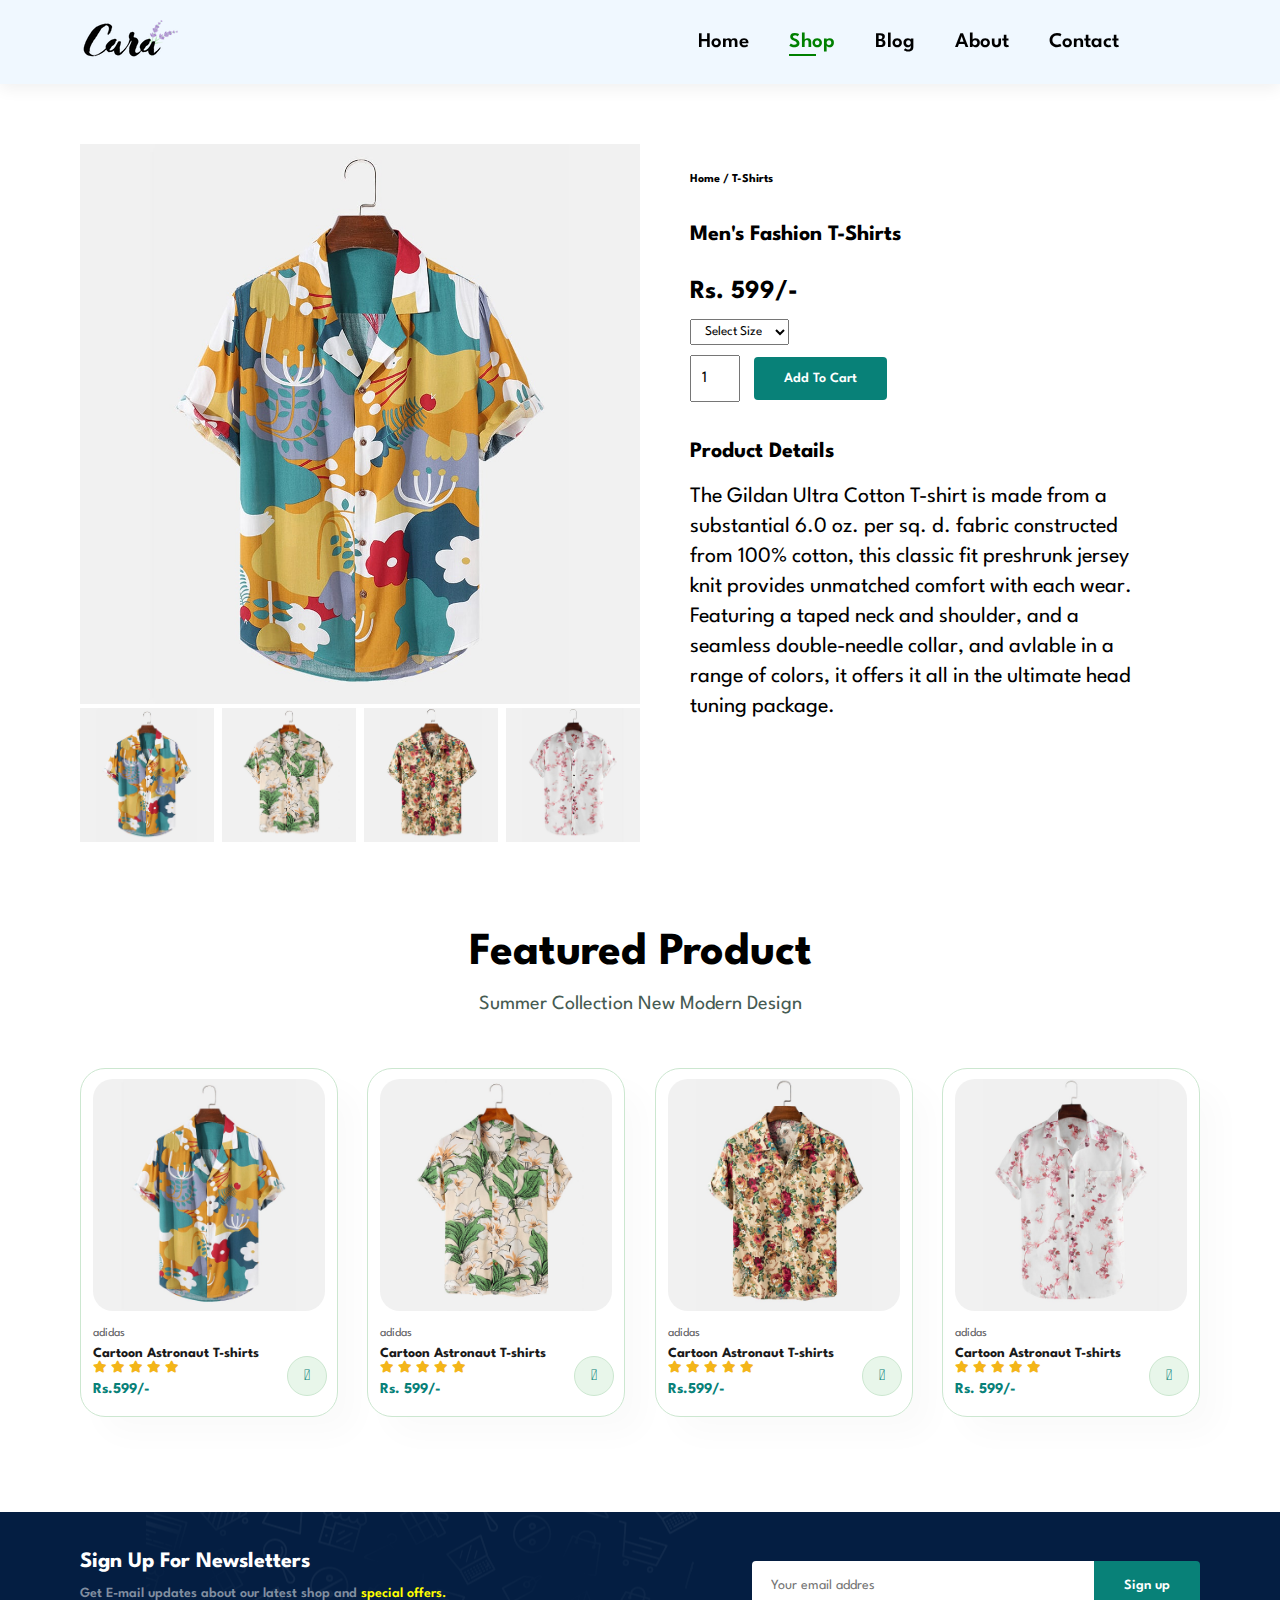
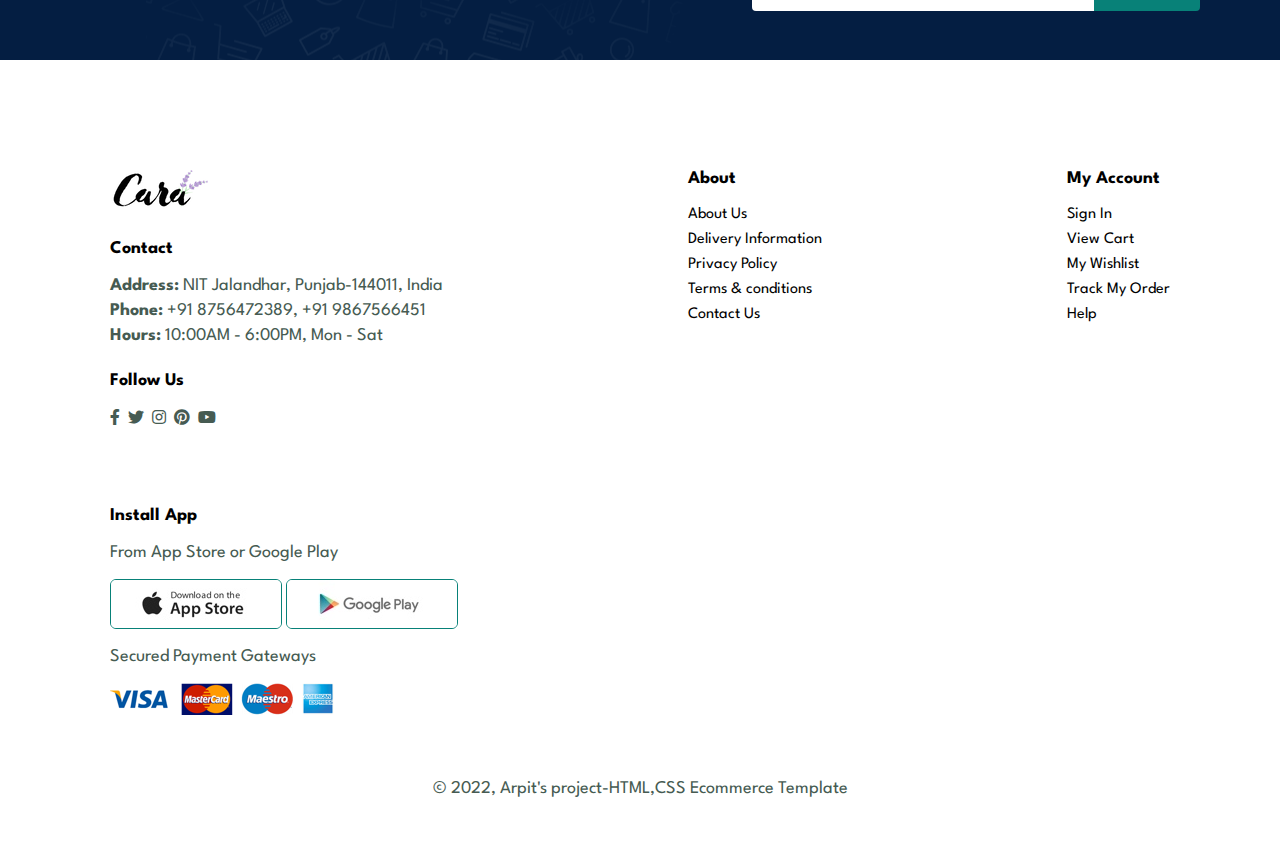
<file: sproduct.html>
<!DOCTYPE html>
<html lang="en">
<head>
    <meta charset="UTF-8">
    <meta http-equiv="X-UA-Compatible" content="IE=edge">
    <meta name="viewport" content="width=device-width, initial-scale=1.0">
    <title>Ecommerce Website</title>
    
    <link rel="stylesheet" href="https://pro.fontawesome.com/releases/v5.10.0/css/all.css" /> 
    <link rel="stylesheet" href="style.css"> 
</head>
<body>
    <section id="header">
          <a href="#"><img src="image/logo.png" class="logo"></a> 
     <div>
        <ul id="navbar">
            <li><a href="index.html">Home</a></li>
            <li><a class="active" href="shop.html">Shop</a></li>
            <li><a href="blog.html">Blog</a></li>
            <li><a href="about.html">About</a></li>
            <li><a href="contact.html">Contact</a></li>
            <li><a href="cart.html" id="lg-bag"><i class="far fa-shopping-bag"></i></a></li>
            <a href="#" id="close"><i class="far fa-times"></i></a>
        </ul>
       </div>
       <div id="mobile">
        <a href="cart.html"><i class="far fa-shopping-bag"></i></a>
        <i id="bar" class="fa fa-bars"></i>
       </div>
    </section>

    <section id="pro-details" class="section-p1">

        <div class="single-pro-image">            
            <img src="image/products/f1.jpg" width="100%" id="MainImg" alt="">
            
            <div class="small-img-group"> 
              <div class="small-img-col">            
                  <img src="image/products/f1.jpg" width="100%" class="small-img" alt="">
              </div>            
              <div class="small-img-col">            
                  <img src="image/products/f2.jpg" width="100%" class="small-img" alt="">
              </div>            
              <div class="small-img-col">            
                  <img src="image/products/f3.jpg" width="100%" class="small-img" alt="">
              </div>            
              <div class="small-img-col">            
                  <img src="image/products/f4.jpg" width="100%" class="small-img" alt="">
              </div>          
           </div>            
        </div> 

        <div class="single-pro-details">
            <h6>Home / T-Shirts</h6>
            <h4>Men's Fashion T-Shirts</h4>
            <h2>Rs. 599/-</h2>
            <select>
                <option>Select Size</option>
                <option>S</option>
                <option>M</option>
                <option>L</option>
                <option>XL</option>
                <option>XXL</option>
            </select>
            <input type="number" value="1">
            <button class="normal">Add To Cart</button>
            <h4>Product Details</h4>
            <span>The Gildan Ultra Cotton T-shirt is made from a substantial 6.0 oz.
                per sq. d. fabric constructed from 100% cotton, this classic fit preshrunk
                jersey knit provides unmatched comfort with each wear. Featuring a taped
                neck and shoulder, and a seamless double-needle collar, and avlable in a
                range of colors, it offers it all in the ultimate head tuning package.</span>

        </div>
    </section>
  
    <section id="product1" class="section-p1">
        <h2>Featured Product</h2>
        <p>Summer Collection New Modern Design</p>
        <div class="pro-container">
            <div class="pro">
                <img src="image/products/f1.jpg" alt="">
                <div class="des">
                    <span>adidas</span>
                    <h5>Cartoon Astronaut T-shirts</h5>
                    <div class="star">
                        <i class="fas fa-star"></i>
                        <i class="fas fa-star"></i>
                        <i class="fas fa-star"></i>
                        <i class="fas fa-star"></i>
                        <i class="fas fa-star"></i>
                    </div>
                    <h4>Rs.599/-</h4>
                </div>
                <a href="#"><i class="fal fa-shopping-cart cart"></i></a>
            </div>
            <div class="pro">
                <img src="image/products/f2.jpg" alt="">
                <div class="des">
                    <span>adidas</span>
                    <h5>Cartoon Astronaut T-shirts</h5>
                    <div class="star">
                        <i class="fas fa-star"></i>
                        <i class="fas fa-star"></i>
                        <i class="fas fa-star"></i>
                        <i class="fas fa-star"></i>
                        <i class="fas fa-star"></i>
                    </div>
                    <h4>Rs. 599/-</h4>
                </div>
                <a href="#"><i class="fal fa-shopping-cart cart"></i></a>
            </div>
            <div class="pro">
                <img src="image/products/f3.jpg" alt="">
                <div class="des">
                    <span>adidas</span>
                    <h5>Cartoon Astronaut T-shirts</h5>
                    <div class="star">
                        <i class="fas fa-star"></i>
                        <i class="fas fa-star"></i>
                        <i class="fas fa-star"></i>
                        <i class="fas fa-star"></i>
                        <i class="fas fa-star"></i>
                    </div>
                    <h4>Rs.599/-</h4>
                </div>
                <a href="#"><i class="fal fa-shopping-cart cart"></i></a>
            </div>
            <div class="pro">
                <img src="image/products/f4.jpg" alt="">
                <div class="des">
                    <span>adidas</span>
                    <h5>Cartoon Astronaut T-shirts</h5>
                    <div class="star">
                        <i class="fas fa-star"></i>
                        <i class="fas fa-star"></i>
                        <i class="fas fa-star"></i>
                        <i class="fas fa-star"></i>
                        <i class="fas fa-star"></i>
                    </div>
                    <h4>Rs. 599/-</h4>
                </div>
                <a href="#"><i class="fal fa-shopping-cart cart"></i></a>
            </div>
        </div>
    </section>

    <section id="newsletter" class="section-p1 section-m1">
       <div class="newstext">
        <h4>Sign Up For Newsletters</h4>
        <p>Get E-mail updates about our latest shop and <span>special offers.</span></p>
       </div>
       <div class="form">
             <input type="text" placeholder="Your email addres">
             <button class="normal">Sign up</button>
       </div>
    </section>

    <footer class="section-p1">
        <div class="col">
            <img class="logo" src="image/logo.png" alt="">
            <h4>Contact</h4>
            <p><strong>Address:</strong> NIT Jalandhar, Punjab-144011, India</p>
            <p><strong>Phone:</strong> +91 8756472389, +91 9867566451</p>
            <p><strong>Hours:</strong> 10:00AM - 6:00PM, Mon - Sat</p>
            <div class="follow">
                  <h4>Follow Us</h4>
                  <div class="icon">
                    <i class="fab fa-facebook-f"></i>
                    <i class="fab fa-twitter"></i>
                    <i class="fab fa-instagram"></i>
                    <i class="fab fa-pinterest"></i>
                    <i class="fab fa-youtube"></i>
                  </div>
            </div>
        </div>
        <div class="col">
            <h4>About</h4>
            <a href="#">About Us</a>
            <a href="#">Delivery Information</a>
            <a href="#">Privacy Policy</a>
            <a href="#">Terms & conditions</a>
            <a href="">Contact Us</a>
        </div>

        <div class="col">
            <h4>My Account</h4>
            <a href="#">Sign In</a>
            <a href="#">View Cart</a>
            <a href="#">My Wishlist</a>
            <a href="#">Track My Order</a>
            <a href="">Help</a>
        </div>

        <div class="col install">
           <h4>Install App</h4>
           <p>From App Store or Google Play</p>
           <div class="row">
               <img src="image/pay/app.jpg" alt="">
               <img src="image/pay/play.jpg" alt="">
        </div>
        <p>Secured Payment Gateways</p>
        <img src="image/pay/pay.png" alt="">
        </div>

        <div class="copyright">
            <p>© 2022, Arpit's project-HTML,CSS Ecommerce Template</p>
        </div>
    </footer>

    <script src="slider.js"></script>
    <script src="script.js"></script>
</body>
</html>
</file>
<file: style.css>
@import url('https://fonts.googleapis.com/css2?family=Spartan:wght@100;200;300;400;500;600;700;800;900;&display=swap');
*{
    margin: 0;
    padding: 0;
    box-sizing: border-box;
    font-family: 'Spartan', sans-serif;
}
h1{
    font-size: 50px;
    line-height: 64px;
    color: black;
}
h2{
    font-size: 46px;
    line-height: 54px;
    color: black;
}
h4{
    font-size: 22px;
    color: black;
}
h6{
    font-weight: 700;
    font-size: 12px;
}
p{
    font-size: 20px;
    color: #465b52;
    margin: 15px 0 20px 0;
}
.section-p1{
    padding: 40px 80px;
}
.section-m1{
    margin: 40px 0;
}
body{
    width: 100%;
}
button.normal{
    font-size: 14px;
    font-weight: 600;
    padding: 15px 30px;
    color: black;
    background-color: white;
    border-radius: 4px;
    cursor: pointer;
    border: none;
    outline: none;
    transition: 0.2s;
}
button.white{
    font-size: 13px;
    font-weight: 600;
    padding: 11px 18px;
    color:white;
    background-color: transparent;
    cursor: pointer;
    border: 1px solid white;
    outline: none;
    transition: 0.2s;
}


/*-------------Home PAGE START-----------*/

#header{
    display: flex;
    align-items: center;
    justify-content: space-between;
    padding: 20px 80px;
    background-color: aliceblue;
    box-shadow: 0 5px 15px rgb(0, 0, 0, 0.06);
    z-index: 999;
    position: sticky;
    top: 0;
    left: 0;
}
#navbar{
    display: flex;
    align-items: center;
    justify-content: center;
}
#navbar li{
    padding: 0 20px;
    list-style: none;
    position: relative;
}
#navbar li a{
    text-decoration: none;
    font-size: 21px;
    font-weight: 600;
    color: black;
    transition: 0.3s;
}
#navbar li a:hover, #navbar li a.active{
   color: green;
}
#navbar li a.active::after, #navbar li a:hover::after{
      background: green;
      content: "";
      width: 31%;
      height: 2px;
      bottom: -4px;
      left: 20px;
      position: absolute;
}

#mobile{
    display: none;
    align-items: center;
}
/*------------hero------------*/
#hero {
    background-image: url("image/hero4.png");
    height: 90vh;
    width: 100%;
    background-size: cover;
    background-position: top 25% right 0;
    padding: 0 80px;
    display: flex;
    flex-direction: column;
    align-items: flex-start;
    justify-content: center;
}
#hero h1{
    color: #088178;
}
#hero h4{
   padding-bottom: 15px;
}
#hero button{
   background-image: url("image/button.png");
   background-color: transparent;
   color: #088178;
   border: 0;
   padding: 14px 80px 14px 65px;
   background-repeat: no-repeat;
   cursor: pointer;
   font-weight: 700;
   font-size: 15px;
}
#features .fe-box {    
    width: 200px;
    text-align: center;
    padding: 25px 35px;   
    box-shadow: 20px 20px 34px rgba(0, 0, 0, 0.03);
    border: 1px solid #cce7d0;
    border-radius: 4px;
    margin: 15px 0;
}
    
#features .fe-box:hover {
    box-shadow: 10px 10px 54px rgba(70, 62, 221, 0.1);
}
#features .fe-box img{
    margin-bottom: 10px;
    width: 100%;
}
#features .fe-box h6{
 display: inline-block;
 padding: 9px 8px 6px 8px;
 line-height: 1;
 border-radius: 4px;
 color: #088178;
 background-color: #fdd;
}
#features{
   display: flex;
   align-items: center;
   justify-content: space-between;
   flex-wrap: wrap;
}
#features .fe-box:nth-child(2) h6{
     background-color: #cdebbc;
}
#features .fe-box:nth-child(3) h6{
    background-color: #d1e8f2;
}
#features .fe-box:nth-child(4) h6{
    background-color: #cdd4f8;
}
#features .fe-box:nth-child(5) h6{
    background-color: #f6dbf6;
}
#features .fe-box:nth-child(6) h6{
    background-color: #fff2e5;
}
#product1{
  text-align: center;
}
#product1 .pro-container {
    display: flex;
    padding-top: 20px;
    justify-content: space-between;
    flex-wrap: wrap;
}
#product1 .pro{
    position: relative;
    width: 23%;    
    min-width: 250px;    
    padding: 10px 12px;
    border: 1px solid #cce7d0;    
    border-radius: 25px;    
    cursor: pointer;    
    box-shadow: 20px 20px 30px rgba(0, 0, 0, 0.02);    
    margin: 15px 0;    
    transition: 0.2s ease;
}
#product1 .pro:hover {
    box-shadow: 20px 20px 30px rgba(0, 0, 0, 0.06);
}
#product1 .pro img { 
    width: 100%;
    border-radius: 20px; 
}
#product1 .pro .des { 
    padding: 10px 0;
    text-align: start;    
}
#product1 .pro .des span { 
    color: #606063;    
    font-size: 12px;    
}
#product1 .pro .des h5{ 
    padding-top: 7px; 
    color: #1a1a1a;
    font-size: 14px;    
}
#product1 .pro .des i{
    font-size: 12px;
    color: rgb(243,181,25);
}
#product1 .pro .des h4{
    padding-top: 7px;
    font-size: 15px;
    font-weight: 700;
    color: #088178;
}
#product1 .pro .cart{
    width: 40px;
    height: 40px;
    line-height: 40px;
    border-radius: 50px;
    background-color: #e8f6ea;
    font-weight: 500;
    color: #088178;
    border: 1px solid #cce7d0;
    position: absolute;
    bottom: 20px;
    right: 10px;
}
#banner{
    background-image: url(image/banner/b2.jpg);
    text-align: center;
    display: flex;
    flex-direction: column;
    justify-content: center;
    align-items: center;
    width: 100%;
    height: 40vh;
    background-size: cover;
    background-position: center;
}
#banner h4{
    color: white;
    font-size: 16px;
}
#banner h2{
    color: white;
    font-size: 30px;
    padding: 10px 0;
}
#banner span{
    color: #e7ccd5;
}
#banner button:hover{
    background-color: #088178;
    color: white;
}
#sm-banner .banner-box{
    background-image: url(image/banner/b17.jpg);
    text-align: center;
    display: flex;
    flex-direction: column;
    justify-content: center;
    align-items: flex-start;
    min-width: 650px; 
    height: 50vh;
    background-size: cover;
    background-position: center;
    padding: 0 30px;
    margin-bottom: 20px;
}
#sm-banner .banner-box2{
    background-image: url(image/banner/b10.jpg);
}
#sm-banner{
    display: flex;
    justify-content: space-between;
    flex-wrap: wrap;
}
#sm-banner h4{
    color: white;
    font-size: 20px;
    font-weight: 300;
}
#sm-banner h2{
    color: white;
    font-size: 28px;
    font-weight: 800;
}
#sm-banner span{
    color: white;
    font-size: 14px;
    font-weight: 500;
    padding-bottom: 15px;
}
#sm-banner .banner-box:hover button{
    background: #088178;
    border: 1px solid #088178;
}
#banner3 .banner-box{
    background-image: url(image/banner/b7.jpg);
    display: flex;
    flex-direction: column;
    justify-content: center;
    align-items: flex-start;
    min-width: 30%; 
    height: 30vh;
    background-size: cover;
    background-position: center;
    padding: 15px;
    margin-bottom: 20px;
}
#banner3 h2{
    color: white;
    font-weight: 900;
    font-size: 22px;
}
#banner3 h3{
    color: red;
    font-weight: 800;
    font-size: 15px;
}
#banner3{
    display: flex;
    justify-content: space-between;
    flex-wrap: wrap;
    padding: 0 80px;
}
#banner3 .banner-box2{
    background-image: url(image/banner/b4.jpg);
}
#banner3 .banner-box3{
    background-image: url(image/banner/b18.jpg);
}
#newsletter{
    display: flex;
    justify-content: space-between;
    flex-wrap: wrap;
    align-items: center;
    background-image: url(image/banner/b14.png);
    background-repeat: no-repeat;
    background-position: 20% 30%;
    background-color: #041e42;
}
#newsletter h4{
    font-size: 22px;
    font-weight: 700;
    color: white;
}
#newsletter p{
    font-size: 14px;
    font-weight: 600;
    color: #818ea0;
}
#newsletter p span{
    color: yellow;
}
#newsletter .form{
    display: flex;
    width: 40%;
}
#newsletter input{
    height: 3.125rem; 
    padding: 0 1.25em;    
    font-size: 14px;    
    width: 100%; 
    border: 1px solid transparent; 
    border-radius: 4px;    
    outline: none;
    border-top-right-radius: 0;
    border-bottom-right-radius: 0;
}
#newsletter button{
    background-color: #088178;
    color: white;
    white-space: nowrap;
    border-top-left-radius: 0;
    border-bottom-left-radius: 0;
} 
footer{
    display: flex;
    flex-wrap: wrap;
    justify-content: space-between;
}
footer .col{
    display: flex;
    flex-direction: column;
    align-items: flex-start;
    margin-bottom: 20px;
    padding: 30px;
}
footer .logo{
   margin-bottom: 30px;
}
footer h4{
    font-size: 18px;
    padding-bottom: 20px;
}
footer p{
    font-size: 18px;
    margin: 0 0 8px 0;
}
footer a{
    font-size: 16px;
    text-decoration: none;
    color: black;
    margin-bottom: 10px;
}
footer .follow{
    margin-top: 20px;
}
footer .follow i{
   color: #465b52;
   padding-right: 4px;
   cursor: pointer;
}
footer .install .row img{
        border: 1px solid #088178;
        border-radius: 6px;        
}
footer .install img{
       margin: 10px 0 15px 0;
}
footer .follow i:hover, footer a:hover{
    color: #088178;
}
footer .copyright{
    width: 100%;
    text-align: center;
}

#close{
    display: none;
}
/*-------------HOME PAGE END-----------*/

/*---------SHOP PAGE START-------------*/

#page-header{
    background-image: url(image/banner/b1.jpg); 
    height: 40vh;
    width: 100%;
    background-size: cover;
    display: flex;
    justify-content: center;
    text-align: center;
    flex-direction: column;
    padding: 14px;
}
#page-header h2, #page-header p{    
      color: white;
}
#page-header h2{
    font-size: 60px;
}
#page-header p{
    font-size: 28px;
}
#pagination{
   text-align: center;
}
#pagination a{
   text-decoration: none;
   background-color: #088178;
   padding: 15px 20px;
   border-radius: 4px;
   color: white;
   font-weight: 600;
}
#pagination a i{
    font-size: 16px;
    font-weight: 600;
}
   /*-----Single Product Start----*/

#pro-details .single-pro-image{
    width: 50%;
    margin-right: 50px;     
}
.small-img-group{
    display: flex;
    justify-content: space-between;
}
.small-img-col{
    flex-basis: 24%;
    cursor: pointer;
}
#pro-details{
    display: flex;
    margin-top: 20px;
}
#pro-details .single-pro-details{
    width: 40%;
    padding-top: 30px;
}
#pro-details .single-pro-details h4{
    padding: 40px 0 20px 0;
}
#pro-details .single-pro-details h2{
    font-size: 26px;
}
#pro-details .single-pro-details select{
    display: block;
    padding: 5px 10px;
    margin-bottom: 10px;
}
#pro-details .single-pro-details input{
    width: 50px;
    height: 47px;
    padding-left: 10px;
    font-size: 16px;
    margin-right: 10px;
}
#pro-details .single-pro-details button{
    background-color: #088178;
    color: white;
}
#pro-details .single-pro-details input:focus{
    outline: none;
}
#pro-details .single-pro-details span{
    font-size: 22px;
    line-height: 30px;
}
   /*------Single Product End------*/


/*-------------SHOP PAGE END-----------*/

/*-----------BLOG PAGE START---------*/
#page-header.blog-header{
    background-image: url(image/banner/b19.jpg);
}
#blog{
    padding: 150px 150px 0 150px;
}
#blog .blog-box{
    display: flex;
    align-items: center;
    width: 100%;
    position: relative;
    padding-bottom: 90px;
}
#blog .blog-img{
    width: 50%;
    margin-right: 40px;
}
#blog img{
    width: 100%;
    height: 350px;
    object-fit: cover;
}
#blog .blog-details{
    width: 50%;
}
#blog .blog-details a{
   text-decoration: none;
   font-size: 15px;
   color: black;
   font-weight: 700;
   position: relative;
   transition: 0.3s;
}
#blog .blog-details a::after{
        content: "";
        width: 50px;
        height: 1px;
        background-color: black;
        top: 4px;
        right: -60px;
        position: absolute;
}
#blog .blog-details a:hover{
   color: #088178;
}
#blog .blog-details a:hover::after{
    background-color: #088178;
}
#blog .blog-box h1{
    position: absolute;
    top: -45px;
    left: 0;
    font-size: 70px;
    font-weight: 700;
    color: gray;
    z-index: -9;
}
/*-----------BLOG PAGE End---------*/

/*-----------About PAGE START---------*/

#page-header.about-header{
    background-image: url("image/about/banner.png");
}
#about-head img{
     width: 50%;
     height: 500px;
     padding-top: 40px;
}
#about-head{
    display: flex;
    align-items: center;
}
#about-head div{
    padding-left: 80px;
}
#about-app{
    text-align: center;
}
#about-app .video{
    width: 70%;
    height: 100%;
    margin: 30px auto 0 auto;
}
#about-app .video video{
    width: 100%;
    height: 100%;
    border-radius: 20px;
}
/*--About PAGE End---*/

/*-----------CONTACT PAGE Start---------*/

#contact-details{
    display: flex;
    align-items: center;
    justify-content: space-between;
}
#contact-details .details{
    width: 40%;
}
#contact-details .details span{
    font-size: 16px;
}
#contact-details .details h2, #form-details form h2{
    font-size: 40px;
    line-height: 40px;
    padding: 20px 0px;
}
#contact-details .details h3{
    font-size: 30px;
   padding-bottom: 15px;
}
#contact-details .details li{
    list-style: none;
    display: flex;
    padding: 10px 0px;
}
#contact-details .details li i{
    font-size: 20px;
    padding-right: 22px;
}
#contact-details .details li p{
    margin: 0;
    font-size: 20px;
}
#contact-details .map{
    width: 55%;
    height: 500px;
}
#contact-details .map iframe{
    width: 100%;
    height: 100%;
}
#form-details form{
    width: 65%;
    display: flex;
    flex-direction: column;
    align-items: flex-start;
}
#form-details form .span{
    font-size: 12px;
}
#form-details form input, #form-details form textarea{
    width: 100%;
    padding: 12px 15px;
    outline: none;
    margin-bottom: 20px;
    border: 1px solid #e1e1e1;
}
#form-details form button{
    background-color: #088178;
    color: white;
}
#form-details .people div{
    padding-top: 40px;
    padding-bottom: 25px;
    display: flex;
    align-items: flex-start;   
}
#form-details .people div img{
    width: 65px;
    height: 65px;
    object-fit: cover;
    margin-right: 35px;
}
#form-details .people div p{
    margin: 0;
    font-size: 16px;
    line-height: 25px;
}
#form-details .people div p span{
    display: block;
    font-size: 22px;
    font-weight: 600;
    color: black;
}
#form-details{
    display: flex;
    justify-content: space-between;
    margin: 60px;
    padding: 80px;
    border: 1px solid #e1e1e1;
}

      /*CONTACT PAGE end*/
/*------cart page start------*/
#cart table{
     width: 100%;
     border-collapse: collapse;
     table-layout: fixed;
     white-space: nowrap;
}
#cart{
    overflow-x: auto;
}
#cart table img{
    width: 70px;    
}
#cart table td:nth-child(1){
    width: 100px;
    text-align: center;
}
#cart table td:nth-child(2){
    width: 150px;
    text-align: center;
}
#cart table td:nth-child(3){
    width: 250px;
    text-align: center;
}
#cart table td:nth-child(4), 
#cart table td:nth-child(5), 
#cart table td:nth-child(6){
    width: 150px;
    text-align: center;
}
#cart table td:nth-child(5) input{
        width: 70px;
        padding: 10px 5px 10px 15px;
}
#cart table thead{
    border: 1px solid #e2e9e1;
    border-left: none;
    border-radius: none;
}
#cart table thead td{
    font-weight: 700;
    text-transform: uppercase;
    font-size: 18px;
    padding: 18px;
}
#cart table tbody tr td{
    padding-top: 15px;
}
#cart table tbody td{
    font-size: 16px;
}
#cart-add{
    display: flex;
    flex-wrap: wrap;
    justify-content: space-between;
}
#coupon{
    width: 50%;
    margin-bottom: 30px;
}
#coupon h3,
#subtotal h3{
    padding-bottom: 15px;
}
#coupon input{
    padding: 10px 20px;
    outline: none;
    width: 60%;
    margin-right: 10px;
    border: 1px solid #e2e9e1;
}
#coupon button,
#subtotal button{
    background-color: #088178;
    color: white;
    padding: 12px 20px;
}
#subtotal{
     width: 50%;
     margin-bottom: 30px;
     border: 1px solid #e2e9e1;
     padding: 30px;
}  
#subtotal table{
    border-collapse: collapse;
    width: 100%;
    margin-bottom: 20px;
} 
#subtotal table td{
    width: 50%;
    border: 1px solid #e2e9e1;
    padding: 10px;
    font-size: 15px;
} 
/*-cart page end---*/

/* media querry */
@media (max-width: 799px) {
    #navbar {
        display: flex;
        flex-direction: column;
        align-items: flex-start;
        justify-content: flex-start;
        position: fixed;
        top: 0;
        right: -300px;
        height: 100vh;
        width: 300px;
        background-color: #e3e6f3;
        box-shadow: 0 40px 60px rgb(0, 0, 0, 0.1);
        padding: 80px 0 0 10px;
        transition: 0.3s;
    }  
    #navbar.active{
        right: 0px;
    }
    #navbar li{
          margin-bottom: 25px;
    }
    #mobile{
        display: flex;
        align-items: center;
    }
    #mobile i{
        font-size: 24px;
        color: black;
        padding-left: 40px;
    }
    #close{
        display: initial;
        position: absolute;
        top: 30px;
        left: 30px;
        color: black;
        font-size: 24px;
    }
    #lg-bag{
        display: none;
    }

    #hero {        
        height: 70vh;        
        padding: 0 80px;
        background-position: top 30% right 30%;
    }
    #features {
        justify-content: center;        
    }
    #features .fe-box{
        margin: 15px 15px;
    }
    #product1 .pro-container{
        justify-content: center;
    }
    #product1 .pro{
        margin: 15px;
    }
    #banner {
        height: 20vh;
    }
    #sm-banner .banner-box{
        min-width: 100%;
        height: 30vh;
    }
    #banner3{
        padding: 0 40px;
    }
    #banner3 .banner-box{
        width: 28%;
    }
    #newsletter .form{
        width: 70%;
    }
   /*---------contact-details start-----*/

    #form-details {
        margin: 30px;
        padding: 20px;
    }
    #form-details form {
        width: 50%;
    }
    #contact-details {
        padding-left: 40px;
        padding-right: 30px;
    }
     /*---------contact-details End-----*/

     /* --cart page------*/
    
     #cart-add {
       flex-direction: column;
    }
    #coupon {
        width: 100%;
        margin-bottom: 40px;
    }
    #subtotal {
        width: 100%;
        margin-bottom: 10px;
        border: 1px solid #e2e9e1;
    }
    
}
@media (max-width: 477px) {
     .section-p1{
        padding: 10px;
     }
     #header{
            padding: 10px 30px;
     }
     h1{
        font-size: 38px;
     }
     h2{
        font-size: 32px;
     }  
     #hero{
        padding: 0 20px;
        background-position: 55%; 
     }
     #features{
        padding: 20px;
        justify-content: space-between;
     }
     #features .fe-box{
        width: 155px;
        margin: 0 0 15px 0;
     } 
     #product1 .pro{
        width: 100%;
     }
     #banner{
        height: 40vh;
     }
     #sm-banner .banner-box{
        height: 40vh;
     }
     #sm-banner .banner-box2{
        margin-top: 20px;
     }
     #banner3{
        padding: 0 20px;
        justify-content: space-around;
     }
     #banner3 .banner-box{
        width: 100%;
     }
     #newsletter .form{
        width: 100%;
     }
     #newsletter{
        padding: 40px 20px;
     }
     footer .copyright{
        text-align: start;
     }

     /*------single product of Shop start----*/
    #pro-details{
        display: flex;
        flex-direction: column;
    }
    #pro-details .single-pro-image {
        width: 100%;
        margin-right: 0px;
    }
    #pro-details .single-pro-details {
        width: 100%;
    }
      /*------single product of Shop end----*/

      /*---------BLOG PAGE start----------*/
    #blog {
        padding: 100px 20px 0 20px;
    }
    #blog .blog-box {
        display: flex;
        flex-direction: column;
        align-items: flex-start;       
    }
    #blog .blog-img{
        width: 100%;
        margin-right: 0px;
        margin-bottom: 30px;
    }
    #blog .blog-details{
        width: 100%;
    }
       /*-BLOG PAGE End-*/

       /*-----------About PAGE START---------*/
    #about-head{
        flex-direction: column;
    }
    #about-head img {
        width: 100%;
        margin-bottom: 20px;
    }
    #about-head div{
        padding-left: 20px;
        padding-right: 20px;
    }
    #about-app .video {
        width: 100%;
    }
       /*---About PAGE End---*/

    /*---------Contact PAGE Start------------*/
    
    #contact-details .details {
        width: 100%;
    }
    #contact-details{
        flex-direction: column;
    }
    #contact-details .map {
        width: 100%;
        height: 300px;
        padding-top: 20px;
    }
    #form-details {
        flex-direction: column;
        margin: 10px;
        padding: 10px;
        border: 1px solid #e1e1e1;
    }
    #form-details .form {
        width: 100%;
    }
    #form-details form h2 {
        font-size: 26px;
    }
    #form-details form {
        width: 100%;
    }
     /*---------Contact PAGE Start------------*/
    

     /*-----cart page-----*/
    #coupon {
        margin-left: 20px;
    }
}
</file>
